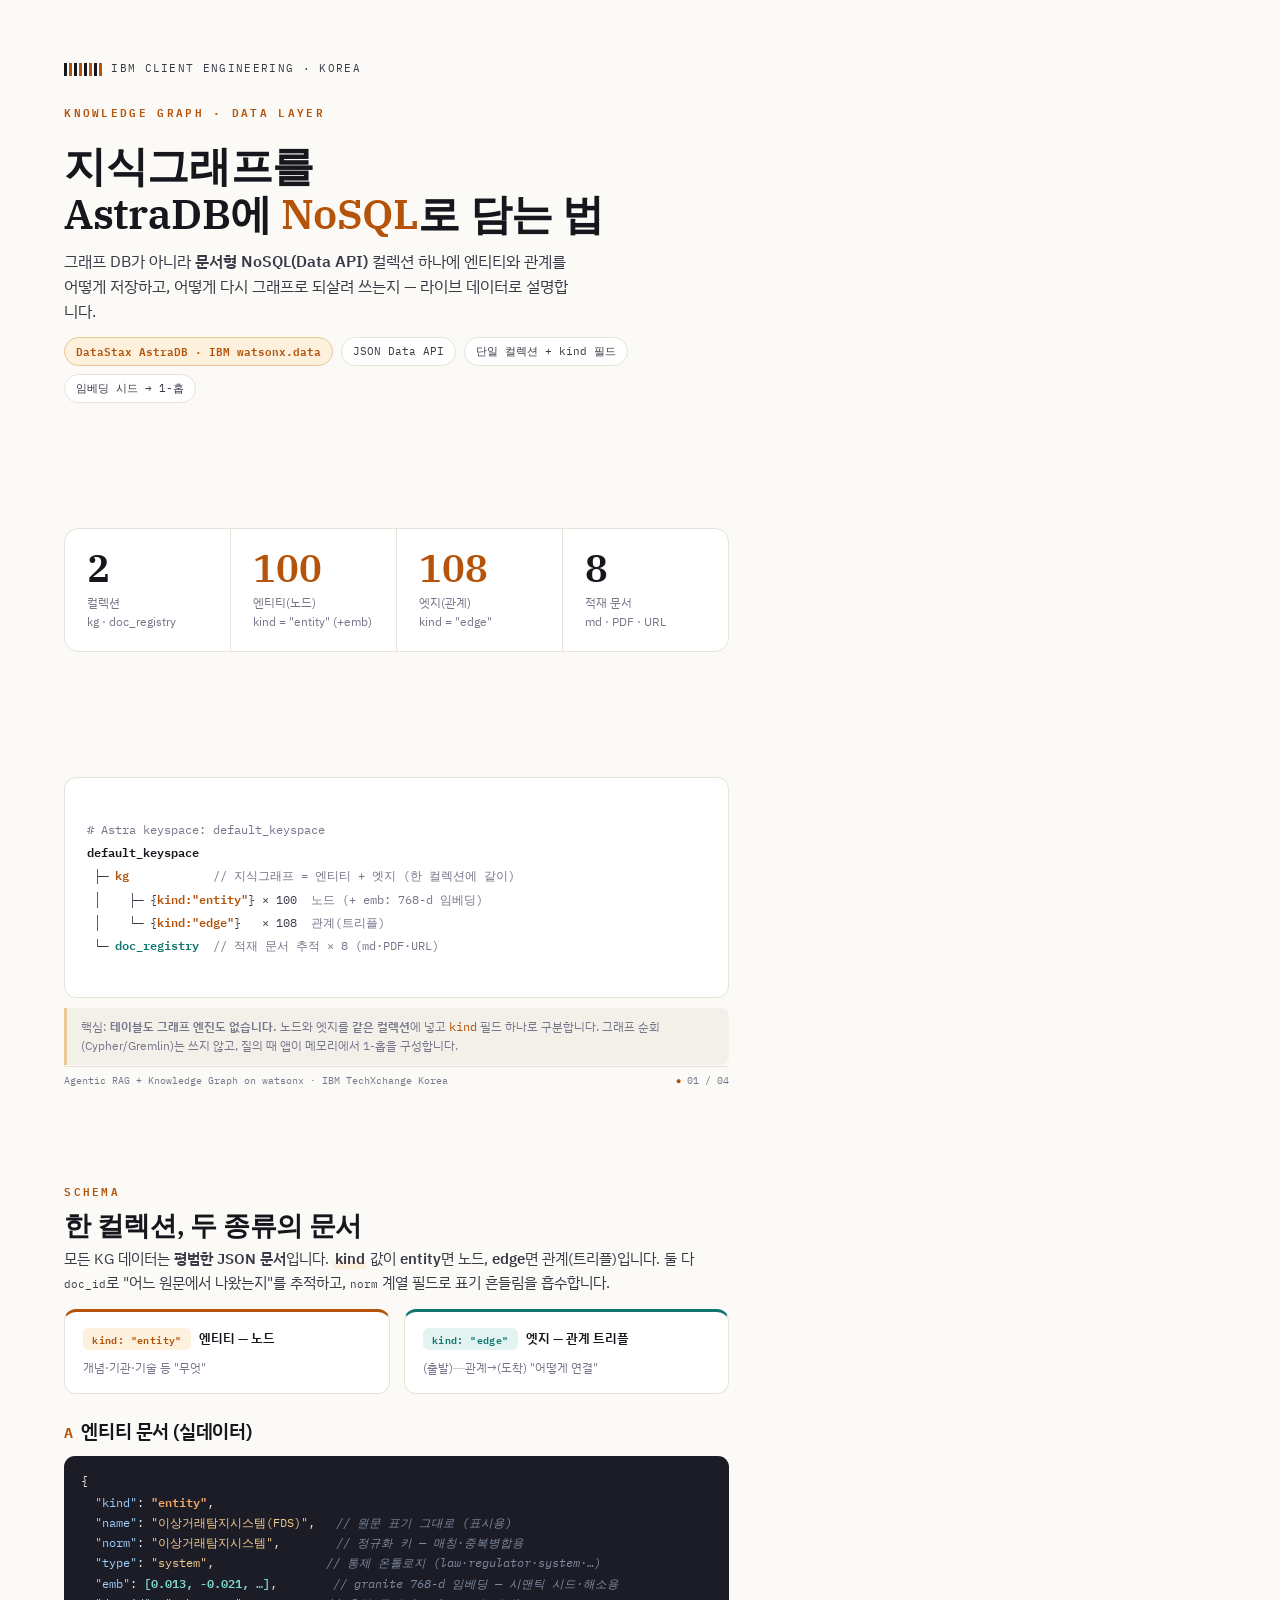
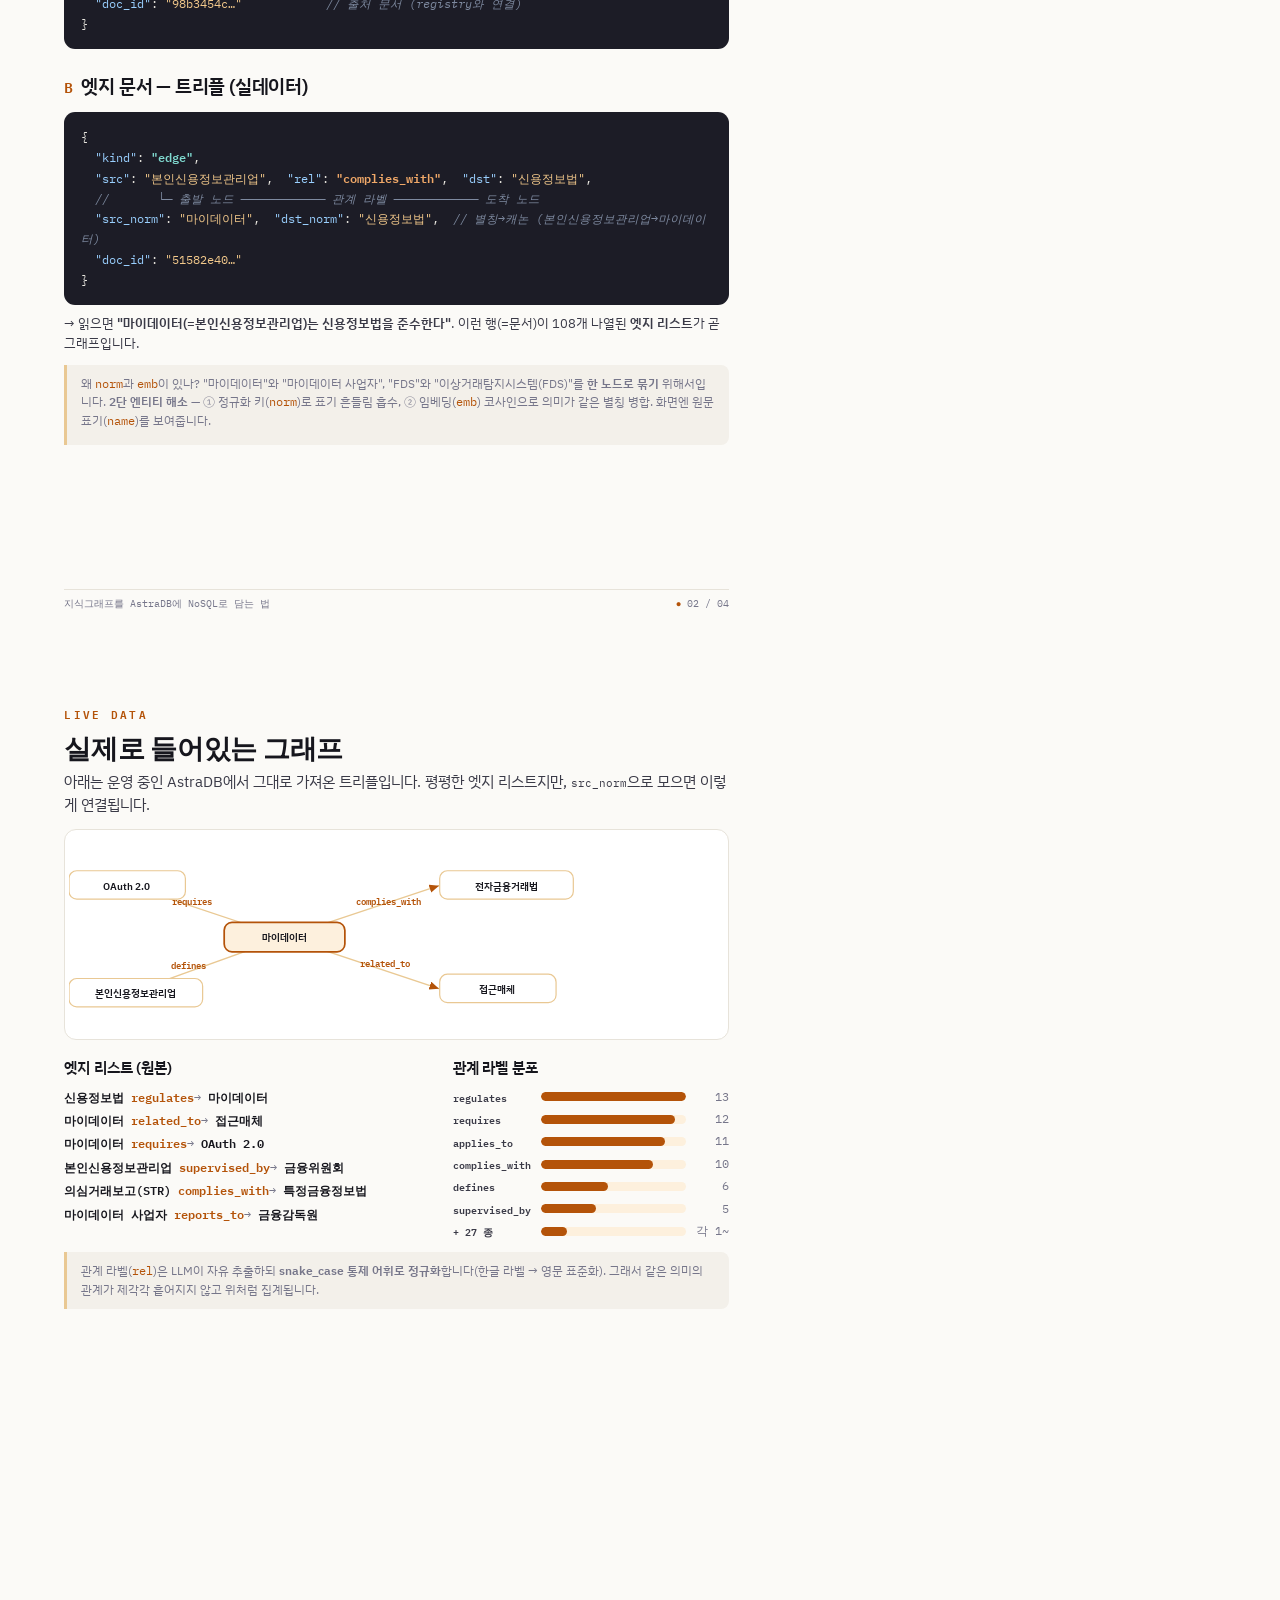
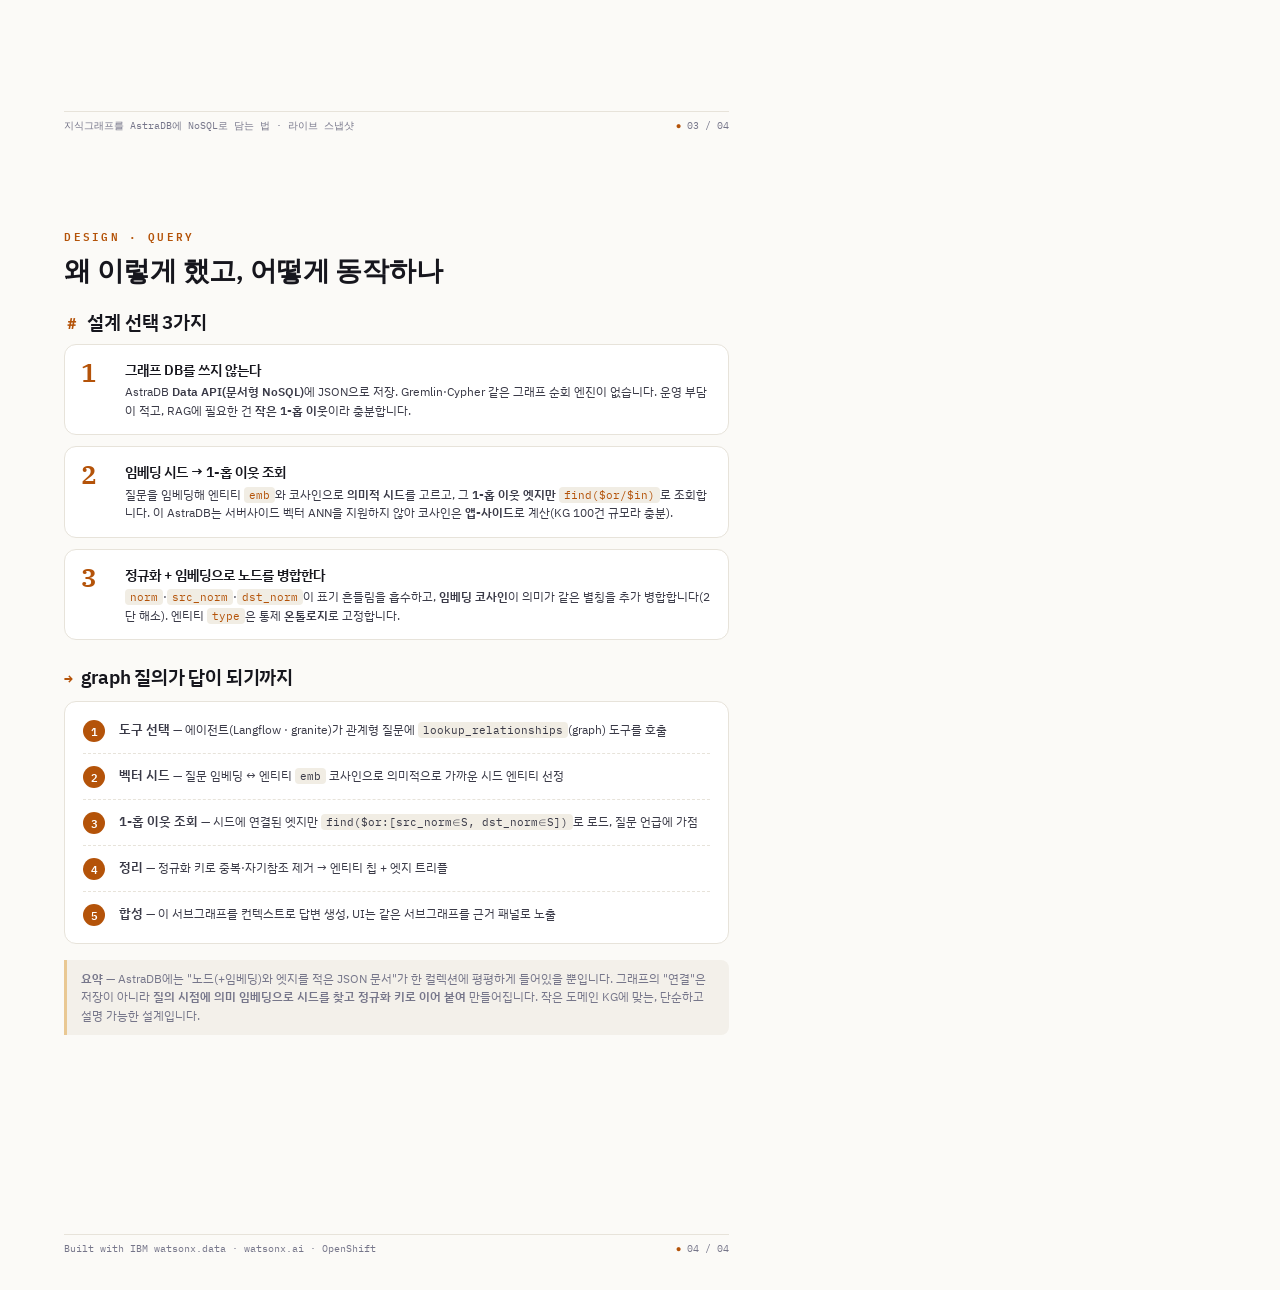
<file: docs/astradb-kg.html>
<!DOCTYPE html>
<html lang="ko">
<head>
<meta charset="UTF-8" />
<title>AstraDB에 지식그래프를 NoSQL로 담는 법</title>
<link rel="preconnect" href="https://fonts.googleapis.com" />
<link rel="preconnect" href="https://fonts.gstatic.com" crossorigin />
<link href="https://fonts.googleapis.com/css2?family=IBM+Plex+Sans+KR:wght@300;400;500;600;700&family=IBM+Plex+Sans:wght@300;400;500;600;700&family=IBM+Plex+Mono:wght@400;500;600&family=IBM+Plex+Serif:ital,wght@0,400;0,600;1,400&display=swap" rel="stylesheet" />
<style>
  :root{
    --ink:#16161d; --ink2:#3a3a47; --muted:#76768a;
    --paper:#fbfaf7; --card:#ffffff; --line:#e7e3da;
    --graph:#b45309; --graph-soft:#fdf0dd; --graph-line:#e9c893;
    --vector:#0f766e; --vector-soft:#e2f3f1;
    --sql:#6d28d9; --sql-soft:#efe9fb;
    --code-bg:#1c1c26; --code-ink:#e8e6df;
  }
  *{box-sizing:border-box;}
  html,body{margin:0;padding:0;}
  @page{size:A4; margin:0;}
  body{
    font-family:"IBM Plex Sans KR","IBM Plex Sans",sans-serif;
    color:var(--ink); background:var(--paper);
    font-size:13px; line-height:1.6; -webkit-font-smoothing:antialiased;
  }
  .page{
    width:210mm; height:297mm; padding:16mm 17mm 14mm;
    background:var(--paper); position:relative; page-break-after:always;
    overflow:hidden;
  }
  .page:last-child{page-break-after:auto;}

  /* ---------- shared bits ---------- */
  .kicker{font-family:"IBM Plex Mono",monospace; font-size:10.5px; letter-spacing:.22em;
    text-transform:uppercase; color:var(--graph); font-weight:600;}
  h1{font-family:"IBM Plex Serif",serif; font-weight:600; font-size:33px; line-height:1.15;
    margin:.35em 0 .25em; letter-spacing:-.01em;}
  h2{font-family:"IBM Plex Sans KR",sans-serif; font-weight:600; font-size:19px;
    margin:0 0 .2em; letter-spacing:-.01em;}
  h2 .num{font-family:"IBM Plex Mono",monospace; color:var(--graph); font-weight:600;
    font-size:15px; margin-right:.55em;}
  p{margin:.4em 0;}
  .lead{font-size:14.5px; color:var(--ink2); line-height:1.65;}
  b,strong{font-weight:600;}
  .hl{background:linear-gradient(transparent 60%, var(--graph-soft) 0); padding:0 .1em; font-weight:600;}
  .footer{position:absolute; bottom:9mm; left:17mm; right:17mm; display:flex;
    justify-content:space-between; align-items:center;
    font-family:"IBM Plex Mono",monospace; font-size:9.5px; color:var(--muted);
    border-top:1px solid var(--line); padding-top:6px;}
  .footer .dot{color:var(--graph);}

  /* ---------- cover ---------- */
  .cover{display:flex; flex-direction:column; min-height:262mm;}
  .cover .top{flex:0 0 auto;}
  .brand{display:flex; align-items:center; gap:9px; font-family:"IBM Plex Mono",monospace;
    font-size:11px; letter-spacing:.12em; color:var(--ink2); text-transform:uppercase;}
  .brand .bars{display:flex; gap:2px;}
  .brand .bars i{width:3px; height:13px; background:var(--ink); display:block;}
  .brand .bars i:nth-child(even){background:var(--graph);}
  .cover h1{font-size:42px; margin-top:.5em;}
  .cover .sub{font-size:15.5px; color:var(--ink2); max-width:135mm; line-height:1.6; margin-top:.4em;}
  .cover .mid{flex:1 1 auto; display:flex; align-items:center;}
  .tagrow{display:flex; gap:8px; margin-top:14px; flex-wrap:wrap;}
  .tag{font-family:"IBM Plex Mono",monospace; font-size:10.5px; padding:5px 11px; border-radius:999px;
    border:1px solid var(--line); background:var(--card); color:var(--ink2);}
  .tag.g{border-color:var(--graph-line); background:var(--graph-soft); color:var(--graph); font-weight:600;}

  /* big number stats on cover */
  .stats{display:flex; gap:0; border:1px solid var(--line); border-radius:14px;
    overflow:hidden; background:var(--card); width:100%;}
  .stats .s{flex:1; padding:20px 22px; border-right:1px solid var(--line);}
  .stats .s:last-child{border-right:none;}
  .stats .n{font-family:"IBM Plex Serif",serif; font-size:38px; font-weight:600; line-height:1; color:var(--ink);}
  .stats .n small{font-size:15px; color:var(--muted); font-weight:400;}
  .stats .l{font-size:11.5px; color:var(--muted); margin-top:7px;}
  .stats .s.g .n{color:var(--graph);}

  /* ---------- collection diagram ---------- */
  .tree{font-family:"IBM Plex Mono",monospace; font-size:12px; background:var(--card);
    border:1px solid var(--line); border-radius:12px; padding:16px 22px; line-height:1.95; color:var(--ink2);
    white-space:pre; overflow:hidden;}
  .tree .ks{color:var(--ink); font-weight:600;}
  .tree .c{color:var(--graph); font-weight:600;}
  .tree .cv{color:var(--vector); font-weight:600;}
  .tree .cm{color:var(--muted);}

  .twocol{display:grid; grid-template-columns:1fr 1fr; gap:14px; margin-top:14px;}
  .card{background:var(--card); border:1px solid var(--line); border-radius:12px; padding:16px 18px;}
  .card.kind-e{border-top:3px solid var(--graph);}
  .card.kind-r{border-top:3px solid var(--vector);}
  .card .ct{display:flex; align-items:center; gap:8px; margin-bottom:8px;}
  .pill{font-family:"IBM Plex Mono",monospace; font-size:10px; font-weight:600; padding:3px 9px;
    border-radius:6px; letter-spacing:.04em;}
  .pill.e{background:var(--graph-soft); color:var(--graph);}
  .pill.r{background:var(--vector-soft); color:var(--vector);}
  .card .cd{font-size:12px; color:var(--muted);}

  /* ---------- code ---------- */
  pre{background:var(--code-bg); color:var(--code-ink); border-radius:11px; padding:15px 17px;
    font-family:"IBM Plex Mono",monospace; font-size:11.5px; line-height:1.75; margin:10px 0 4px;
    overflow:hidden; white-space:pre-wrap;}
  pre .k{color:#9ad0ff;}          /* key */
  pre .s{color:#f3c98b;}          /* string */
  pre .c{color:#7e8aa0; font-style:italic;}  /* comment */
  pre .e{color:#f0a868; font-weight:600;}     /* emphasis value (graph) */
  pre .v{color:#7fd9cf; font-weight:600;}     /* emphasis value (vector) */

  /* ---------- graph svg block ---------- */
  .graphwrap{background:var(--card); border:1px solid var(--line); border-radius:12px; padding:8px 4px 2px;}
  .triples{font-family:"IBM Plex Mono",monospace; font-size:11.5px; line-height:1.95; color:var(--ink2);}
  .triples .src{color:var(--ink); font-weight:600;}
  .triples .rel{color:var(--graph); font-weight:600;}
  .triples .dst{color:var(--ink); font-weight:600;}
  .triples .arw{color:var(--muted);}

  /* rel distribution bars */
  .bars2{display:grid; grid-template-columns:auto 1fr auto; gap:4px 10px; align-items:center;
    font-size:11.5px;}
  .bars2 .rl{font-family:"IBM Plex Mono",monospace; color:var(--ink2); white-space:nowrap;}
  .bars2 .bk{height:9px; background:var(--graph-soft); border-radius:5px; overflow:hidden;}
  .bars2 .bk i{display:block; height:100%; background:var(--graph); border-radius:5px;}
  .bars2 .vn{font-family:"IBM Plex Mono",monospace; color:var(--muted); text-align:right;}

  /* why-design list */
  .why{display:flex; flex-direction:column; gap:11px; margin-top:6px;}
  .why .w{display:flex; gap:14px; background:var(--card); border:1px solid var(--line);
    border-radius:12px; padding:14px 16px;}
  .why .wn{font-family:"IBM Plex Serif",serif; font-size:26px; font-weight:600; color:var(--graph);
    line-height:1; flex:0 0 auto; width:30px;}
  .why .wt{font-weight:600; font-size:14px; margin-bottom:2px;}
  .why .wd{font-size:12px; color:var(--ink2); line-height:1.55;}
  .why code{font-family:"IBM Plex Mono",monospace; font-size:11px; background:#f1ede4;
    padding:1px 5px; border-radius:4px; color:var(--graph);}

  /* flow steps */
  .flow{display:flex; flex-direction:column; gap:0; margin-top:8px;
    background:var(--card); border:1px solid var(--line); border-radius:12px; padding:6px 18px;}
  .flow .st{display:flex; gap:14px; padding:11px 0; border-bottom:1px dashed var(--line); align-items:flex-start;}
  .flow .st:last-child{border-bottom:none;}
  .flow .si{font-family:"IBM Plex Mono",monospace; font-size:11px; font-weight:600; color:#fff;
    background:var(--graph); width:22px; height:22px; border-radius:50%; display:flex;
    align-items:center; justify-content:center; flex:0 0 auto; margin-top:1px;}
  .flow .sx b{font-size:13px;} .flow .sx{font-size:12px; color:var(--ink2);}
  .flow code{font-family:"IBM Plex Mono",monospace; font-size:11px; background:#f1ede4; padding:1px 5px;
    border-radius:4px; color:var(--ink2);}

  .note{font-size:11.5px; color:var(--muted); background:#f3f0ea; border-left:3px solid var(--graph-line);
    padding:10px 14px; border-radius:0 8px 8px 0; margin-top:12px; line-height:1.6;}
  .sec{margin-top:22px;}
  .sec:first-of-type{margin-top:0;}
</style>
</head>
<body>

<!-- ===================== PAGE 1 — COVER ===================== -->
<section class="page cover">
  <div class="top">
    <div class="brand">
      <span class="bars"><i></i><i></i><i></i><i></i><i></i><i></i><i></i><i></i></span>
      IBM Client Engineering · Korea
    </div>
    <div class="kicker" style="margin-top:26px;">Knowledge Graph · Data Layer</div>
    <h1>지식그래프를<br/>AstraDB에 <span style="color:var(--graph);">NoSQL</span>로 담는 법</h1>
    <p class="sub">그래프 DB가 아니라 <b>문서형 NoSQL(Data API)</b> 컬렉션 하나에
      엔티티와 관계를 어떻게 저장하고, 어떻게 다시 그래프로 되살려 쓰는지 —
      라이브 데이터로 설명합니다.</p>
    <div class="tagrow">
      <span class="tag g">DataStax AstraDB · IBM watsonx.data</span>
      <span class="tag">JSON Data API</span>
      <span class="tag">단일 컬렉션 + kind 필드</span>
      <span class="tag">임베딩 시드 → 1-홉</span>
    </div>
  </div>

  <div class="mid">
    <div class="stats">
      <div class="s"><div class="n">2</div><div class="l">컬렉션<br/>kg · doc_registry</div></div>
      <div class="s g"><div class="n">100</div><div class="l">엔티티(노드)<br/>kind = "entity" (+emb)</div></div>
      <div class="s g"><div class="n">108</div><div class="l">엣지(관계)<br/>kind = "edge"</div></div>
      <div class="s"><div class="n">8</div><div class="l">적재 문서<br/>md · PDF · URL</div></div>
    </div>
  </div>

  <div style="flex:0 0 auto;">
    <div class="tree">
<span class="cm"># Astra keyspace: default_keyspace</span>
<span class="ks">default_keyspace</span>
 ├─ <span class="c">kg</span>            <span class="cm">// 지식그래프 = 엔티티 + 엣지 (한 컬렉션에 같이)</span>
 │    ├─ {<span class="c">kind:"entity"</span>} × 100  <span class="cm">노드 (+ emb: 768-d 임베딩)</span>
 │    └─ {<span class="c">kind:"edge"</span>}   × 108  <span class="cm">관계(트리플)</span>
 └─ <span class="cv">doc_registry</span>  <span class="cm">// 적재 문서 추적 × 8 (md·PDF·URL)</span>
    </div>
    <p class="note" style="margin-top:10px;">핵심: <b>테이블도 그래프 엔진도 없습니다.</b>
      노드와 엣지를 <b>같은 컬렉션</b>에 넣고 <code style="font-family:'IBM Plex Mono';color:var(--graph)">kind</code>
      필드 하나로 구분합니다. 그래프 순회(Cypher/Gremlin)는 쓰지 않고, 질의 때 앱이 메모리에서 1-홉을 구성합니다.</p>
  </div>

  <div class="footer">
    <span>Agentic RAG + Knowledge Graph on watsonx · IBM TechXchange Korea</span>
    <span><span class="dot">●</span> 01 / 04</span>
  </div>
</section>

<!-- ===================== PAGE 2 — SCHEMA ===================== -->
<section class="page">
  <div class="kicker">Schema</div>
  <h1 style="font-size:27px;">한 컬렉션, 두 종류의 문서</h1>
  <p class="lead">모든 KG 데이터는 <b>평범한 JSON 문서</b>입니다. <span class="hl">kind</span> 값이
    <b>entity</b>면 노드, <b>edge</b>면 관계(트리플)입니다. 둘 다 <code style="font-family:'IBM Plex Mono';font-size:11px">doc_id</code>로
    "어느 원문에서 나왔는지"를 추적하고, <code style="font-family:'IBM Plex Mono';font-size:11px">norm</code> 계열 필드로 표기 흔들림을 흡수합니다.</p>

  <div class="twocol">
    <div class="card kind-e">
      <div class="ct"><span class="pill e">kind: "entity"</span><b>엔티티 — 노드</b></div>
      <div class="cd">개념·기관·기술 등 "무엇"</div>
    </div>
    <div class="card kind-r">
      <div class="ct"><span class="pill r">kind: "edge"</span><b>엣지 — 관계 트리플</b></div>
      <div class="cd">(출발)─관계→(도착) "어떻게 연결"</div>
    </div>
  </div>

  <div class="sec">
    <h2><span class="num">A</span>엔티티 문서 (실데이터)</h2>
<pre>{
  <span class="k">"kind"</span>: <span class="e">"entity"</span>,
  <span class="k">"name"</span>: <span class="s">"이상거래탐지시스템(FDS)"</span>,   <span class="c">// 원문 표기 그대로 (표시용)</span>
  <span class="k">"norm"</span>: <span class="s">"이상거래탐지시스템"</span>,        <span class="c">// 정규화 키 — 매칭·중복병합용</span>
  <span class="k">"type"</span>: <span class="s">"system"</span>,                <span class="c">// 통제 온톨로지 (law·regulator·system·…)</span>
  <span class="k">"emb"</span>: <span class="v">[0.013, -0.021, …]</span>,        <span class="c">// granite 768-d 임베딩 — 시맨틱 시드·해소용</span>
  <span class="k">"doc_id"</span>: <span class="s">"98b3454c…"</span>            <span class="c">// 출처 문서 (registry와 연결)</span>
}</pre>
  </div>

  <div class="sec">
    <h2><span class="num">B</span>엣지 문서 — 트리플 (실데이터)</h2>
<pre>{
  <span class="k">"kind"</span>: <span class="v">"edge"</span>,
  <span class="k">"src"</span>: <span class="s">"본인신용정보관리업"</span>,  <span class="k">"rel"</span>: <span class="e">"complies_with"</span>,  <span class="k">"dst"</span>: <span class="s">"신용정보법"</span>,
  <span class="c">//       └─ 출발 노드 ──────────── 관계 라벨 ──────────── 도착 노드</span>
  <span class="k">"src_norm"</span>: <span class="s">"마이데이터"</span>,  <span class="k">"dst_norm"</span>: <span class="s">"신용정보법"</span>,  <span class="c">// 별칭→캐논 (본인신용정보관리업→마이데이터)</span>
  <span class="k">"doc_id"</span>: <span class="s">"51582e40…"</span>
}</pre>
    <p style="margin-top:8px;font-size:12.5px;color:var(--ink2);">→ 읽으면
      <b>"마이데이터(=본인신용정보관리업)는 신용정보법을 준수한다"</b>. 이런 행(=문서)이 108개 나열된
      <b>엣지 리스트</b>가 곧 그래프입니다.</p>
  </div>

  <div class="note">왜 <code style="font-family:'IBM Plex Mono';color:var(--graph)">norm</code>과 <code style="font-family:'IBM Plex Mono';color:var(--graph)">emb</code>이 있나?
    "마이데이터"와 "마이데이터 사업자", "FDS"와 "이상거래탐지시스템(FDS)"를 <b>한 노드로 묶기</b> 위해서입니다.
    <b>2단 엔티티 해소</b> — ① 정규화 키(<code style="font-family:'IBM Plex Mono';color:var(--graph)">norm</code>)로 표기 흔들림 흡수, ② 임베딩(<code style="font-family:'IBM Plex Mono';color:var(--graph)">emb</code>) 코사인으로 의미가 같은 별칭 병합. 화면엔 원문 표기(<code style="font-family:'IBM Plex Mono';color:var(--graph)">name</code>)를 보여줍니다.</p>

  <div class="footer">
    <span>지식그래프를 AstraDB에 NoSQL로 담는 법</span>
    <span><span class="dot">●</span> 02 / 04</span>
  </div>
</section>

<!-- ===================== PAGE 3 — LIVE DATA ===================== -->
<section class="page">
  <div class="kicker">Live Data</div>
  <h1 style="font-size:27px;">실제로 들어있는 그래프</h1>
  <p class="lead">아래는 운영 중인 AstraDB에서 그대로 가져온 트리플입니다.
    평평한 엣지 리스트지만, <code style="font-family:'IBM Plex Mono';font-size:11px">src_norm</code>으로 모으면 이렇게 연결됩니다.</p>

  <div class="graphwrap" style="margin-top:12px;">
    <svg viewBox="0 0 760 230" width="100%" style="display:block;">
      <defs>
        <marker id="ar" markerWidth="9" markerHeight="9" refX="7.5" refY="3" orient="auto">
          <path d="M0,0 L7,3 L0,6 Z" fill="#b45309"/>
        </marker>
        <style>
          .edge{stroke:#e9c893; stroke-width:1.6; fill:none; marker-end:url(#ar);}
          .rl{font-family:'IBM Plex Mono',monospace; font-size:10px; fill:#b45309; font-weight:600;}
          .nd text{font-family:'IBM Plex Sans KR',sans-serif; font-size:11.5px; font-weight:600; fill:#16161d;}
          .nd rect{fill:#fff; stroke:#e9c893; stroke-width:1.4;}
          .hub rect{fill:#fdf0dd; stroke:#b45309; stroke-width:2;}
        </style>
      </defs>
      <!-- edges -->
      <path class="edge" d="M250,115 L430,55"/>
      <path class="edge" d="M250,115 L430,175"/>
      <path class="edge" d="M250,115 L70,55"/>
      <path class="edge" d="M250,115 L70,180"/>
      <!-- edge labels (all outgoing from hub) -->
      <text class="rl" x="333" y="78">complies_with</text>
      <text class="rl" x="338" y="150">related_to</text>
      <text class="rl" x="120" y="78">requires</text>
      <text class="rl" x="118" y="152">defines</text>
      <!-- hub -->
      <g class="nd hub"><rect x="180" y="98" width="140" height="34" rx="9"/>
        <text x="250" y="120" text-anchor="middle">마이데이터</text></g>
      <!-- right nodes -->
      <g class="nd"><rect x="430" y="38" width="155" height="33" rx="9"/>
        <text x="507" y="60" text-anchor="middle">전자금융거래법</text></g>
      <g class="nd"><rect x="430" y="158" width="135" height="33" rx="9"/>
        <text x="497" y="180" text-anchor="middle">접근매체</text></g>
      <!-- left nodes -->
      <g class="nd"><rect x="0" y="38" width="135" height="33" rx="9"/>
        <text x="67" y="60" text-anchor="middle">OAuth 2.0</text></g>
      <g class="nd"><rect x="0" y="163" width="155" height="33" rx="9"/>
        <text x="77" y="185" text-anchor="middle">본인신용정보관리업</text></g>
    </svg>
  </div>

  <div class="twocol" style="grid-template-columns:1.15fr .85fr; margin-top:16px;">
    <div>
      <h2 style="font-size:15px;">엣지 리스트 (원본)</h2>
      <div class="triples" style="margin-top:6px;">
        <div><span class="src">신용정보법</span> <span class="rel">regulates</span><span class="arw">→</span> <span class="dst">마이데이터</span></div>
        <div><span class="src">마이데이터</span> <span class="rel">related_to</span><span class="arw">→</span> <span class="dst">접근매체</span></div>
        <div><span class="src">마이데이터</span> <span class="rel">requires</span><span class="arw">→</span> <span class="dst">OAuth 2.0</span></div>
        <div><span class="src">본인신용정보관리업</span> <span class="rel">supervised_by</span><span class="arw">→</span> <span class="dst">금융위원회</span></div>
        <div><span class="src">의심거래보고(STR)</span> <span class="rel">complies_with</span><span class="arw">→</span> <span class="dst">특정금융정보법</span></div>
        <div><span class="src">마이데이터 사업자</span> <span class="rel">reports_to</span><span class="arw">→</span> <span class="dst">금융감독원</span></div>
      </div>
    </div>
    <div>
      <h2 style="font-size:15px;">관계 라벨 분포</h2>
      <div class="bars2" style="margin-top:8px;">
        <span class="rl">regulates</span><span class="bk"><i style="width:100%"></i></span><span class="vn">13</span>
        <span class="rl">requires</span><span class="bk"><i style="width:92%"></i></span><span class="vn">12</span>
        <span class="rl">applies_to</span><span class="bk"><i style="width:85%"></i></span><span class="vn">11</span>
        <span class="rl">complies_with</span><span class="bk"><i style="width:77%"></i></span><span class="vn">10</span>
        <span class="rl">defines</span><span class="bk"><i style="width:46%"></i></span><span class="vn">6</span>
        <span class="rl">supervised_by</span><span class="bk"><i style="width:38%"></i></span><span class="vn">5</span>
        <span class="rl">+ 27 종</span><span class="bk"><i style="width:18%"></i></span><span class="vn">각 1~</span>
      </div>
    </div>
  </div>

  <p class="note">관계 라벨(<code style="font-family:'IBM Plex Mono';color:var(--graph)">rel</code>)은
    LLM이 자유 추출하되 <b>snake_case 통제 어휘로 정규화</b>합니다(한글 라벨 → 영문 표준화).
    그래서 같은 의미의 관계가 제각각 흩어지지 않고 위처럼 집계됩니다.</p>

  <div class="footer">
    <span>지식그래프를 AstraDB에 NoSQL로 담는 법 · 라이브 스냅샷</span>
    <span><span class="dot">●</span> 03 / 04</span>
  </div>
</section>

<!-- ===================== PAGE 4 — WHY + HOW ===================== -->
<section class="page">
  <div class="kicker">Design · Query</div>
  <h1 style="font-size:27px;">왜 이렇게 했고, 어떻게 동작하나</h1>

  <div class="sec">
    <h2><span class="num">＃</span>설계 선택 3가지</h2>
    <div class="why">
      <div class="w"><div class="wn">1</div><div>
        <div class="wt">그래프 DB를 쓰지 않는다</div>
        <div class="wd">AstraDB <b>Data API(문서형 NoSQL)</b>에 JSON으로 저장. Gremlin·Cypher 같은
          그래프 순회 엔진이 없습니다. 운영 부담이 적고, RAG에 필요한 건 <b>작은 1-홉 이웃</b>이라 충분합니다.</div>
      </div></div>
      <div class="w"><div class="wn">2</div><div>
        <div class="wt">임베딩 시드 → 1-홉 이웃 조회</div>
        <div class="wd">질문을 임베딩해 엔티티 <code>emb</code>와 코사인으로 <b>의미적 시드</b>를 고르고,
          그 <b>1-홉 이웃 엣지만</b> <code>find($or/$in)</code>로 조회합니다. 이 AstraDB는 서버사이드
          벡터 ANN을 지원하지 않아 코사인은 <b>앱-사이드</b>로 계산(KG 100건 규모라 충분).</div>
      </div></div>
      <div class="w"><div class="wn">3</div><div>
        <div class="wt">정규화 + 임베딩으로 노드를 병합한다</div>
        <div class="wd"><code>norm</code>·<code>src_norm</code>·<code>dst_norm</code>이 표기 흔들림을 흡수하고,
          <b>임베딩 코사인</b>이 의미가 같은 별칭을 추가 병합합니다(2단 해소).
          엔티티 <code>type</code>은 통제 <b>온톨로지</b>로 고정합니다.</div>
      </div></div>
    </div>
  </div>

  <div class="sec">
    <h2><span class="num">→</span>graph 질의가 답이 되기까지</h2>
    <div class="flow">
      <div class="st"><span class="si">1</span><span class="sx"><b>도구 선택</b> — 에이전트(Langflow · granite)가 관계형 질문에 <code>lookup_relationships</code>(graph) 도구를 호출</span></div>
      <div class="st"><span class="si">2</span><span class="sx"><b>벡터 시드</b> — 질문 임베딩 ↔ 엔티티 <code>emb</code> 코사인으로 의미적으로 가까운 시드 엔티티 선정</span></div>
      <div class="st"><span class="si">3</span><span class="sx"><b>1-홉 이웃 조회</b> — 시드에 연결된 엣지만 <code>find($or:[src_norm∈S, dst_norm∈S])</code>로 로드, 질문 언급에 가점</span></div>
      <div class="st"><span class="si">4</span><span class="sx"><b>정리</b> — 정규화 키로 중복·자기참조 제거 → 엔티티 칩 + 엣지 트리플</span></div>
      <div class="st"><span class="si">5</span><span class="sx"><b>합성</b> — 이 서브그래프를 컨텍스트로 답변 생성, UI는 같은 서브그래프를 근거 패널로 노출</span></div>
    </div>
  </div>

  <p class="note" style="margin-top:16px;">
    <b>요약</b> — AstraDB에는 "노드(+임베딩)와 엣지를 적은 JSON 문서"가 한 컬렉션에 평평하게 들어있을 뿐입니다.
    그래프의 "연결"은 저장이 아니라 <b>질의 시점에 의미 임베딩으로 시드를 찾고 정규화 키로 이어 붙여</b> 만들어집니다.
    작은 도메인 KG에 맞는, 단순하고 설명 가능한 설계입니다.</p>

  <div class="footer">
    <span>Built with IBM watsonx.data · watsonx.ai · OpenShift</span>
    <span><span class="dot">●</span> 04 / 04</span>
  </div>
</section>

</body>
</html>
</file>
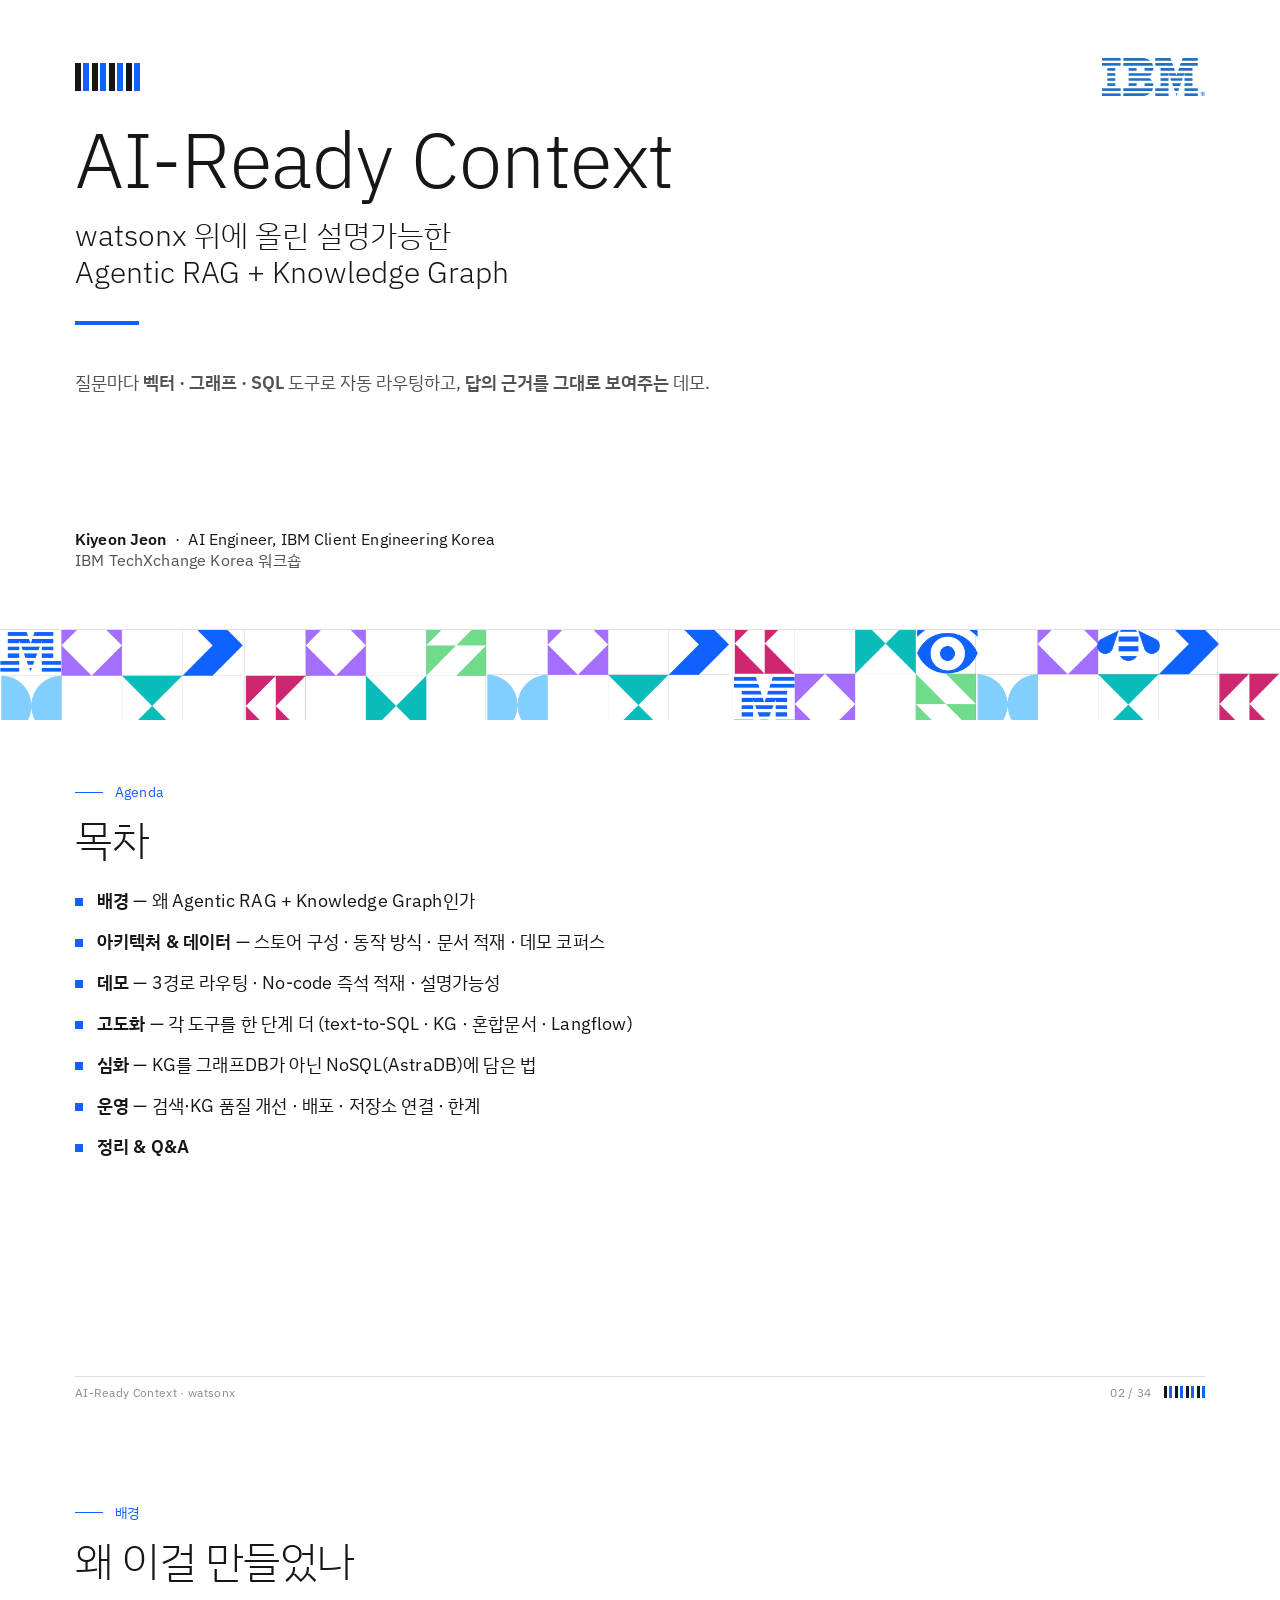
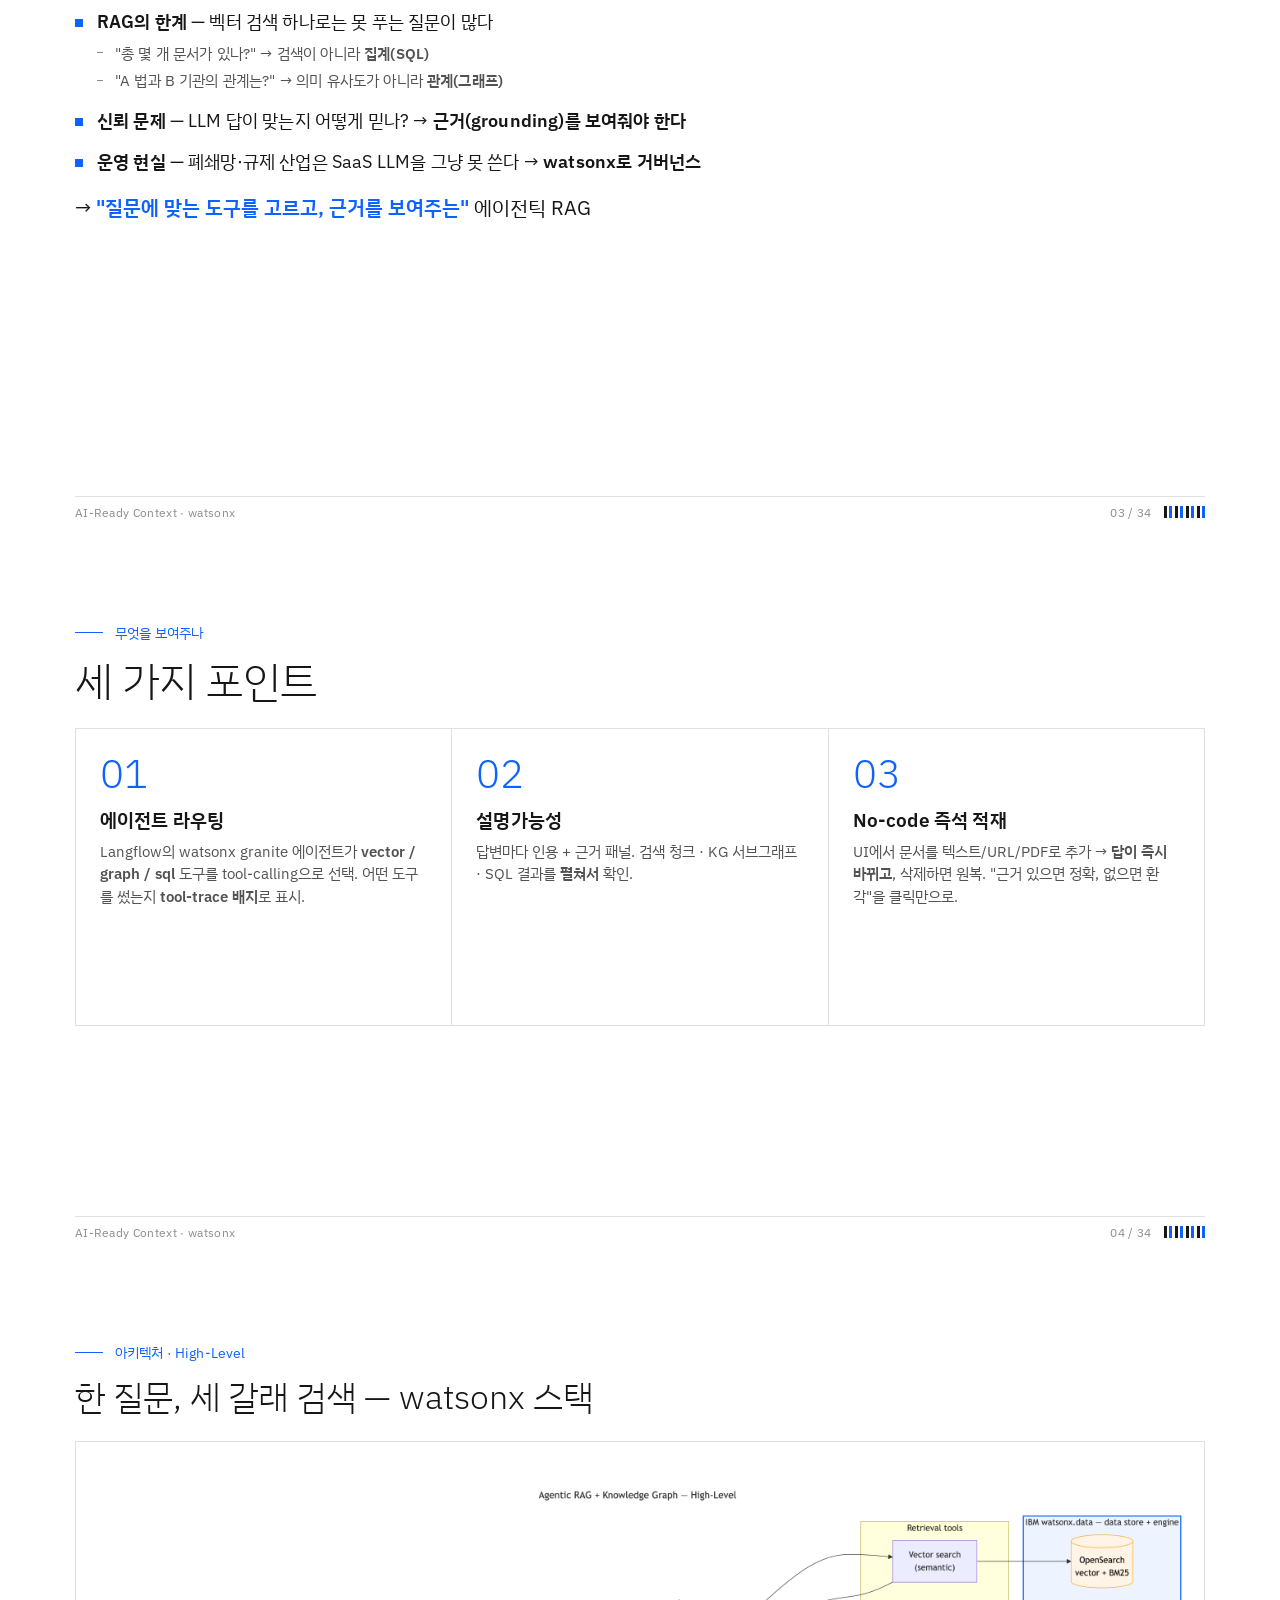
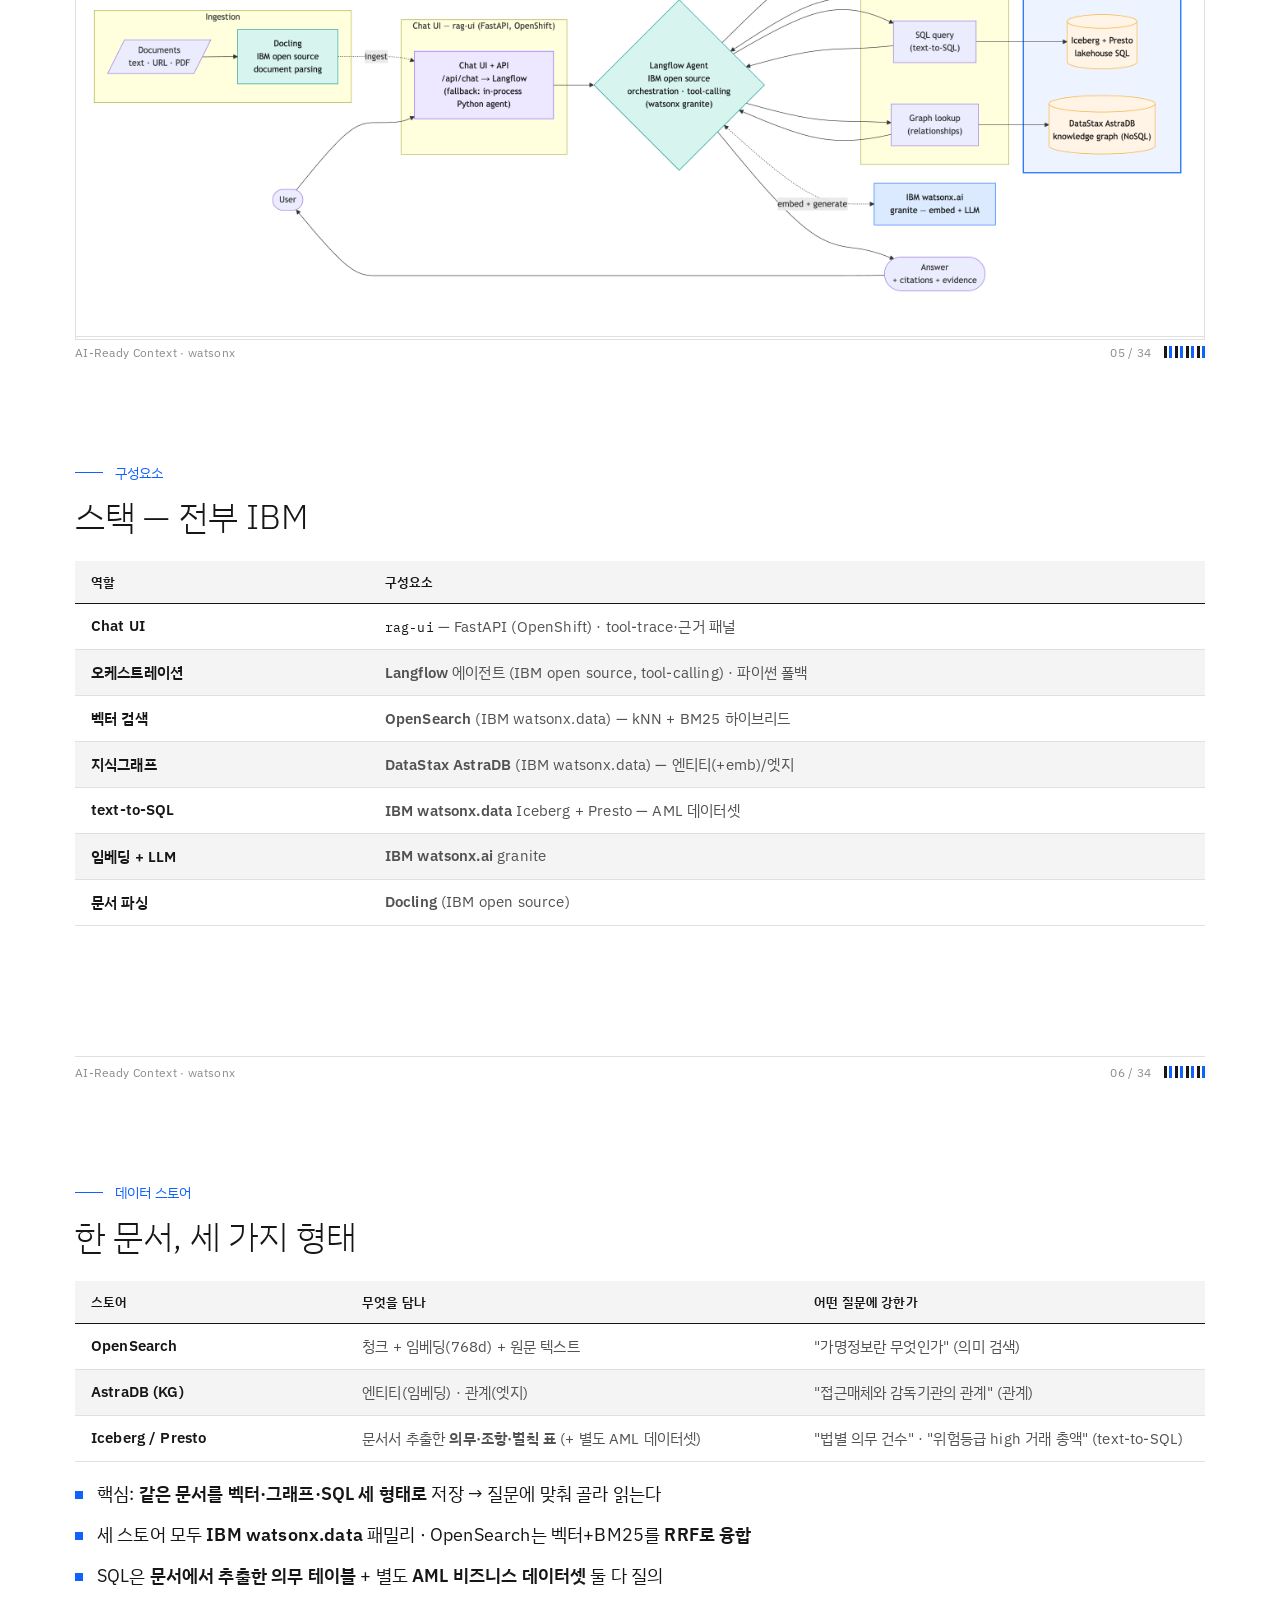
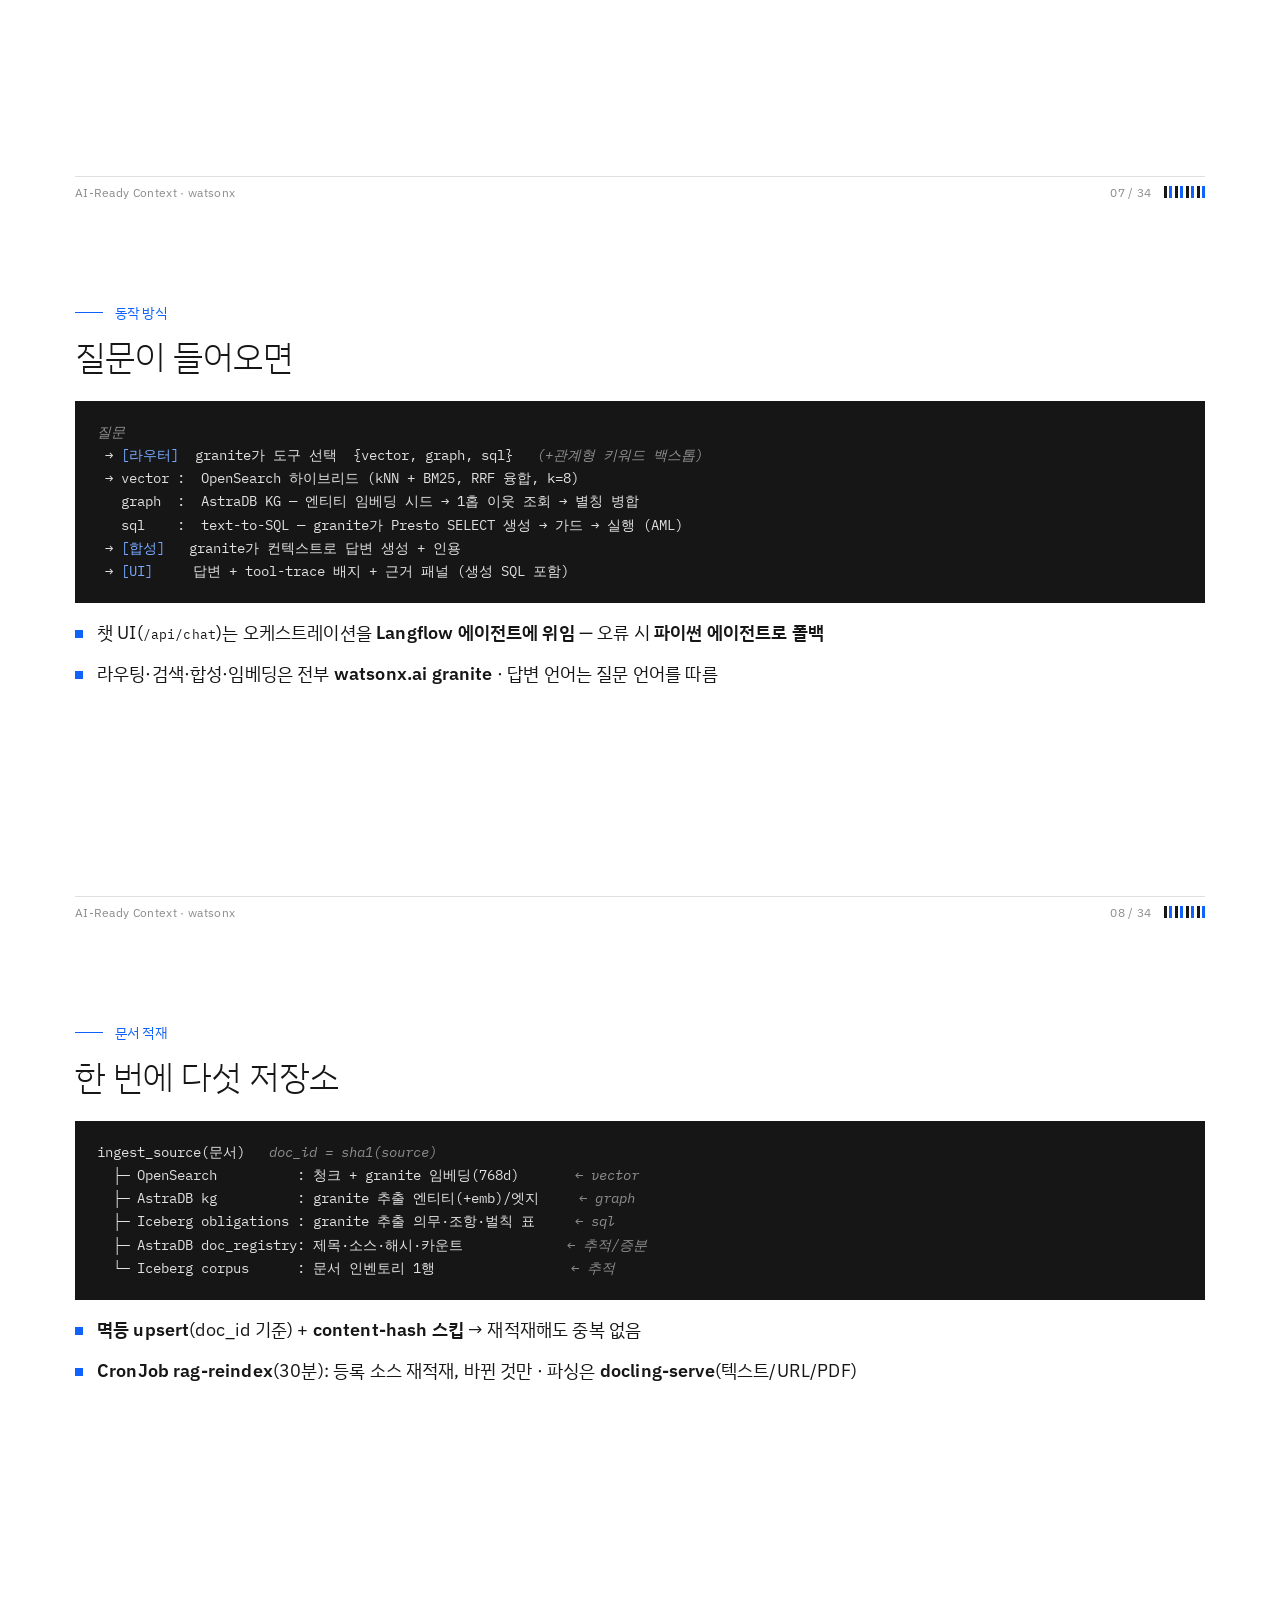
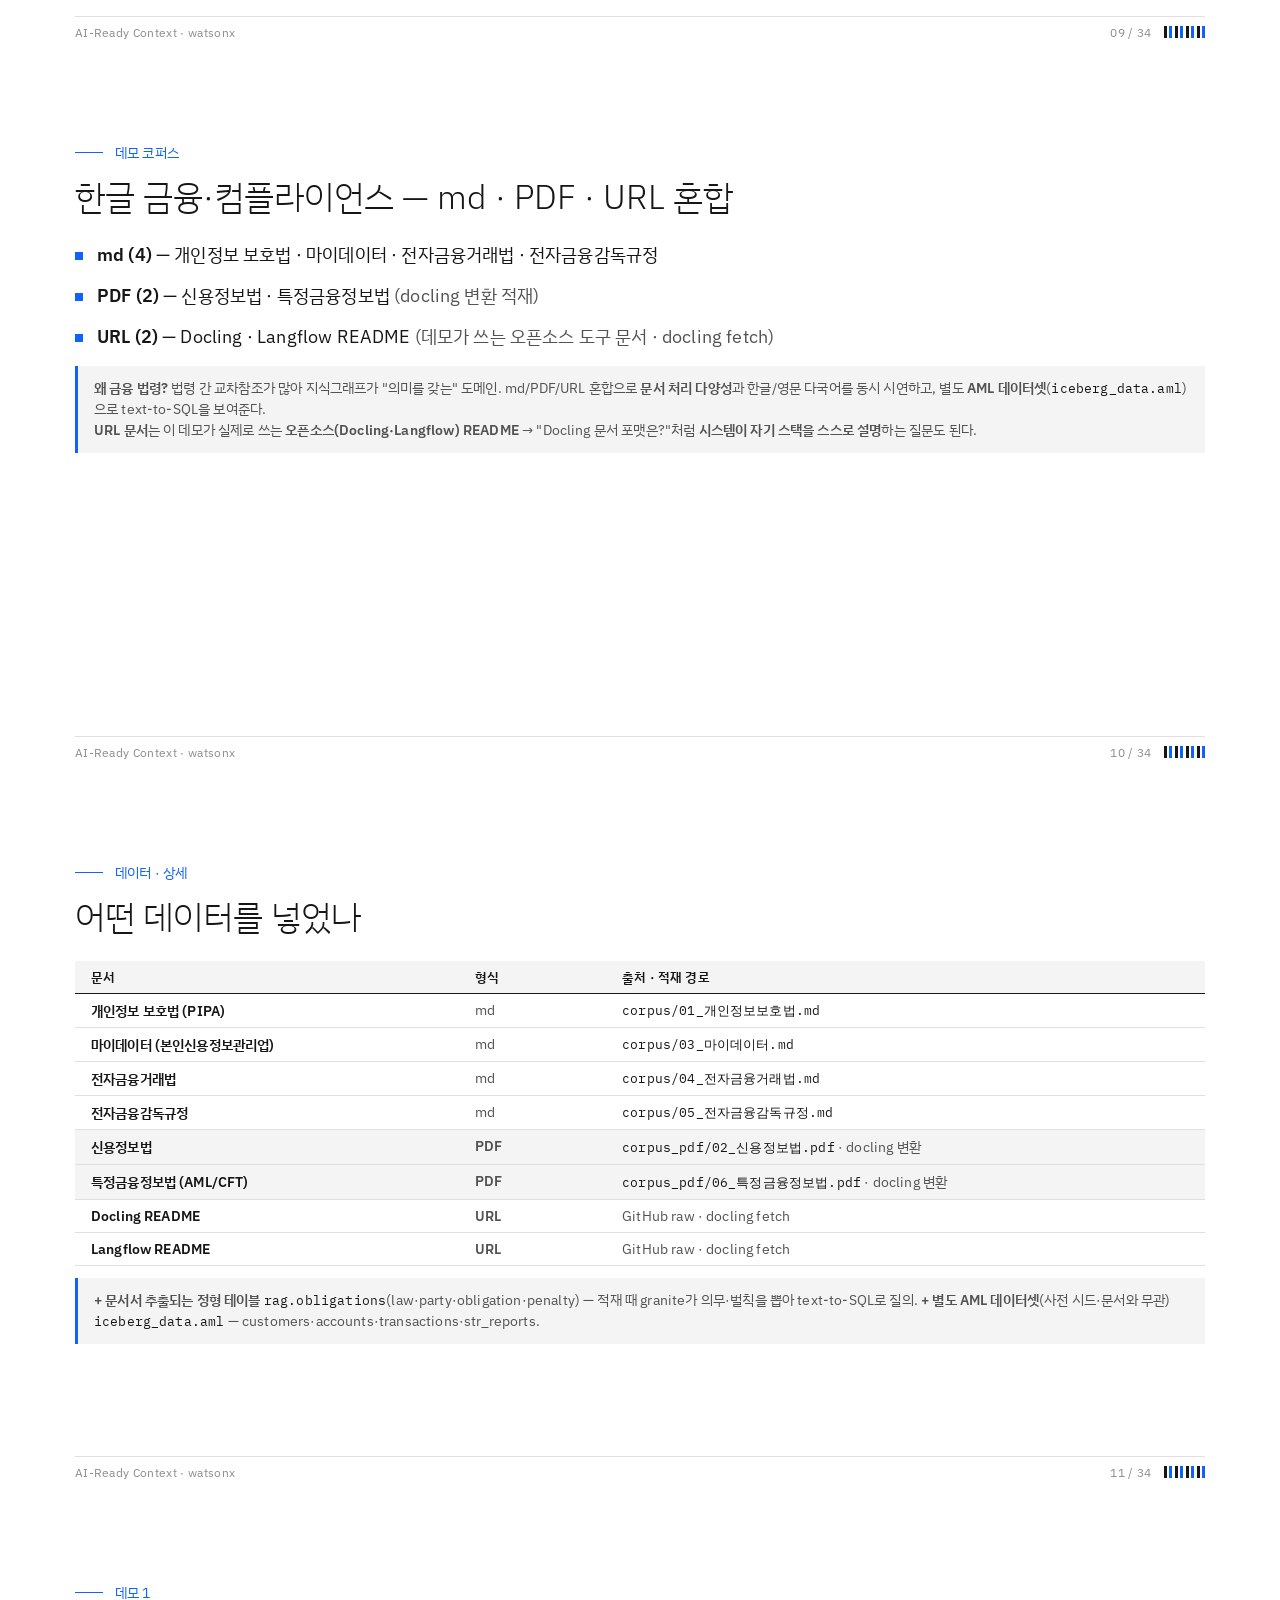
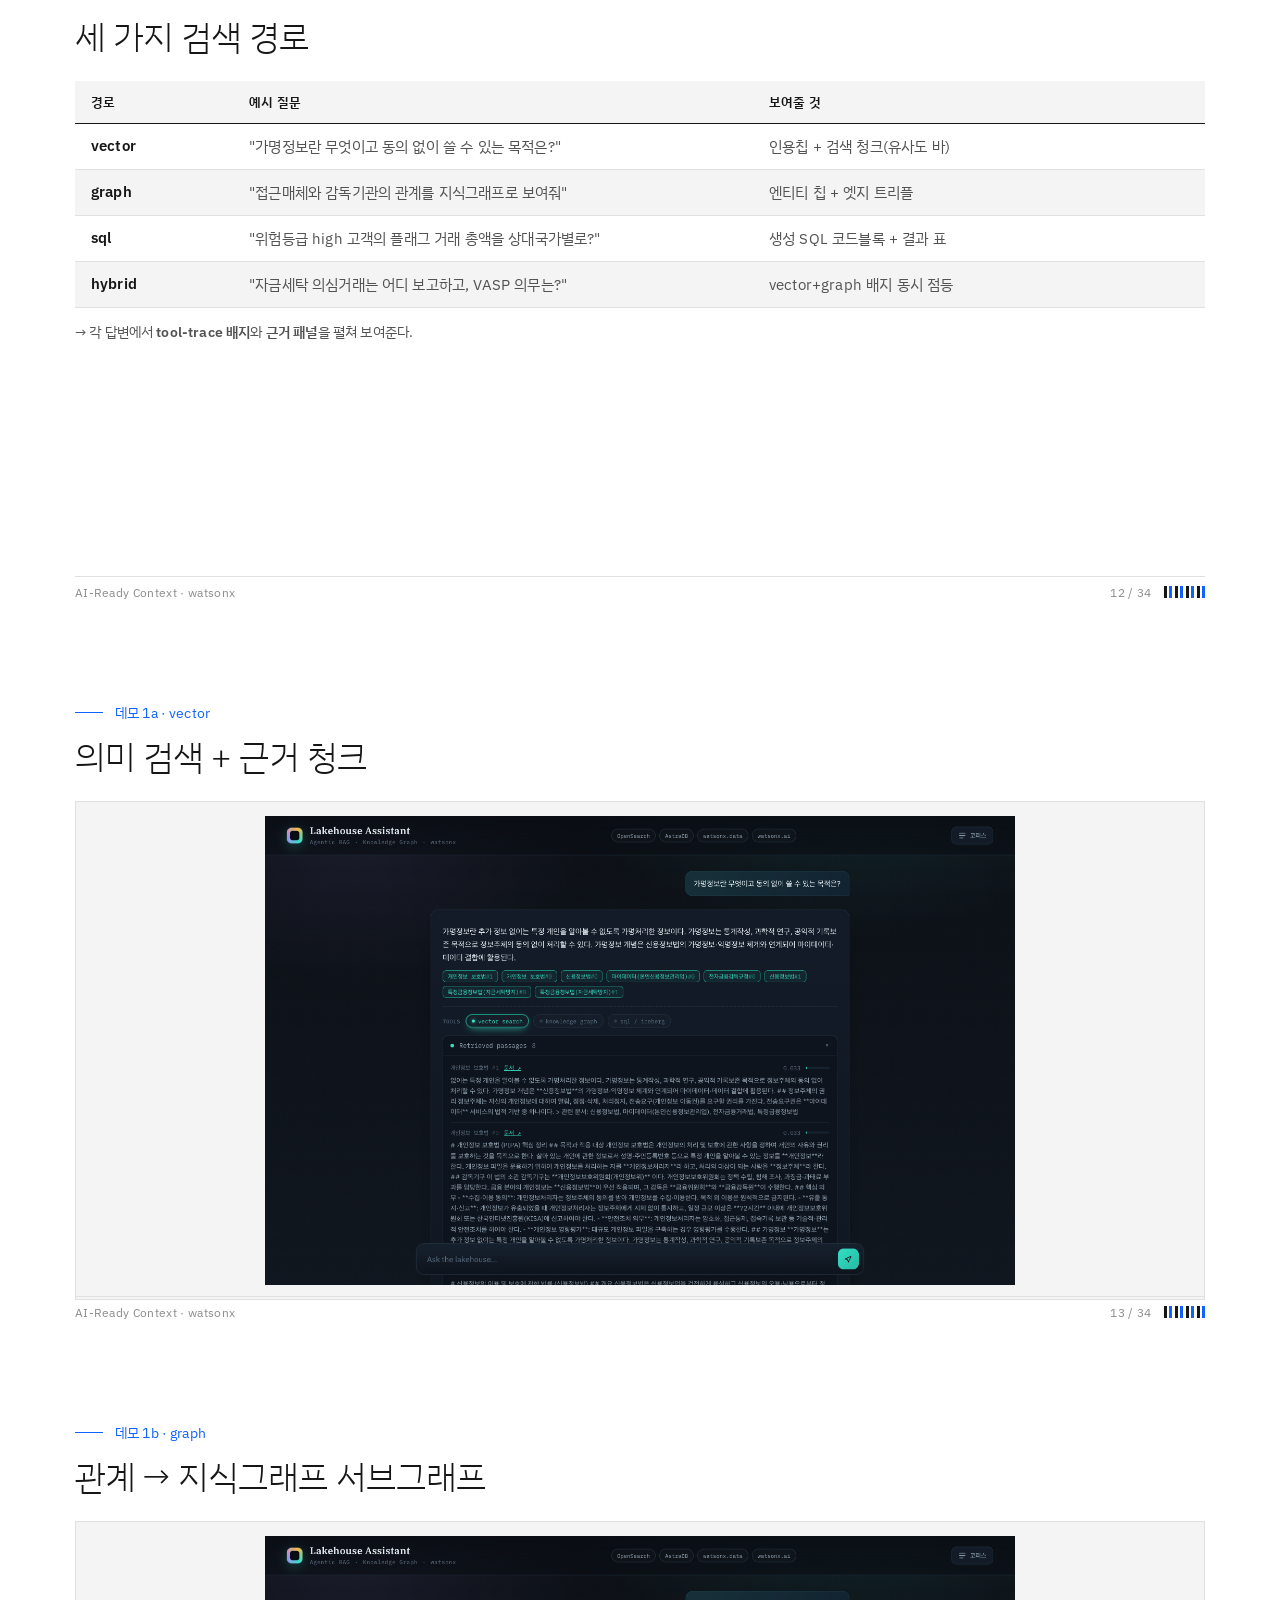
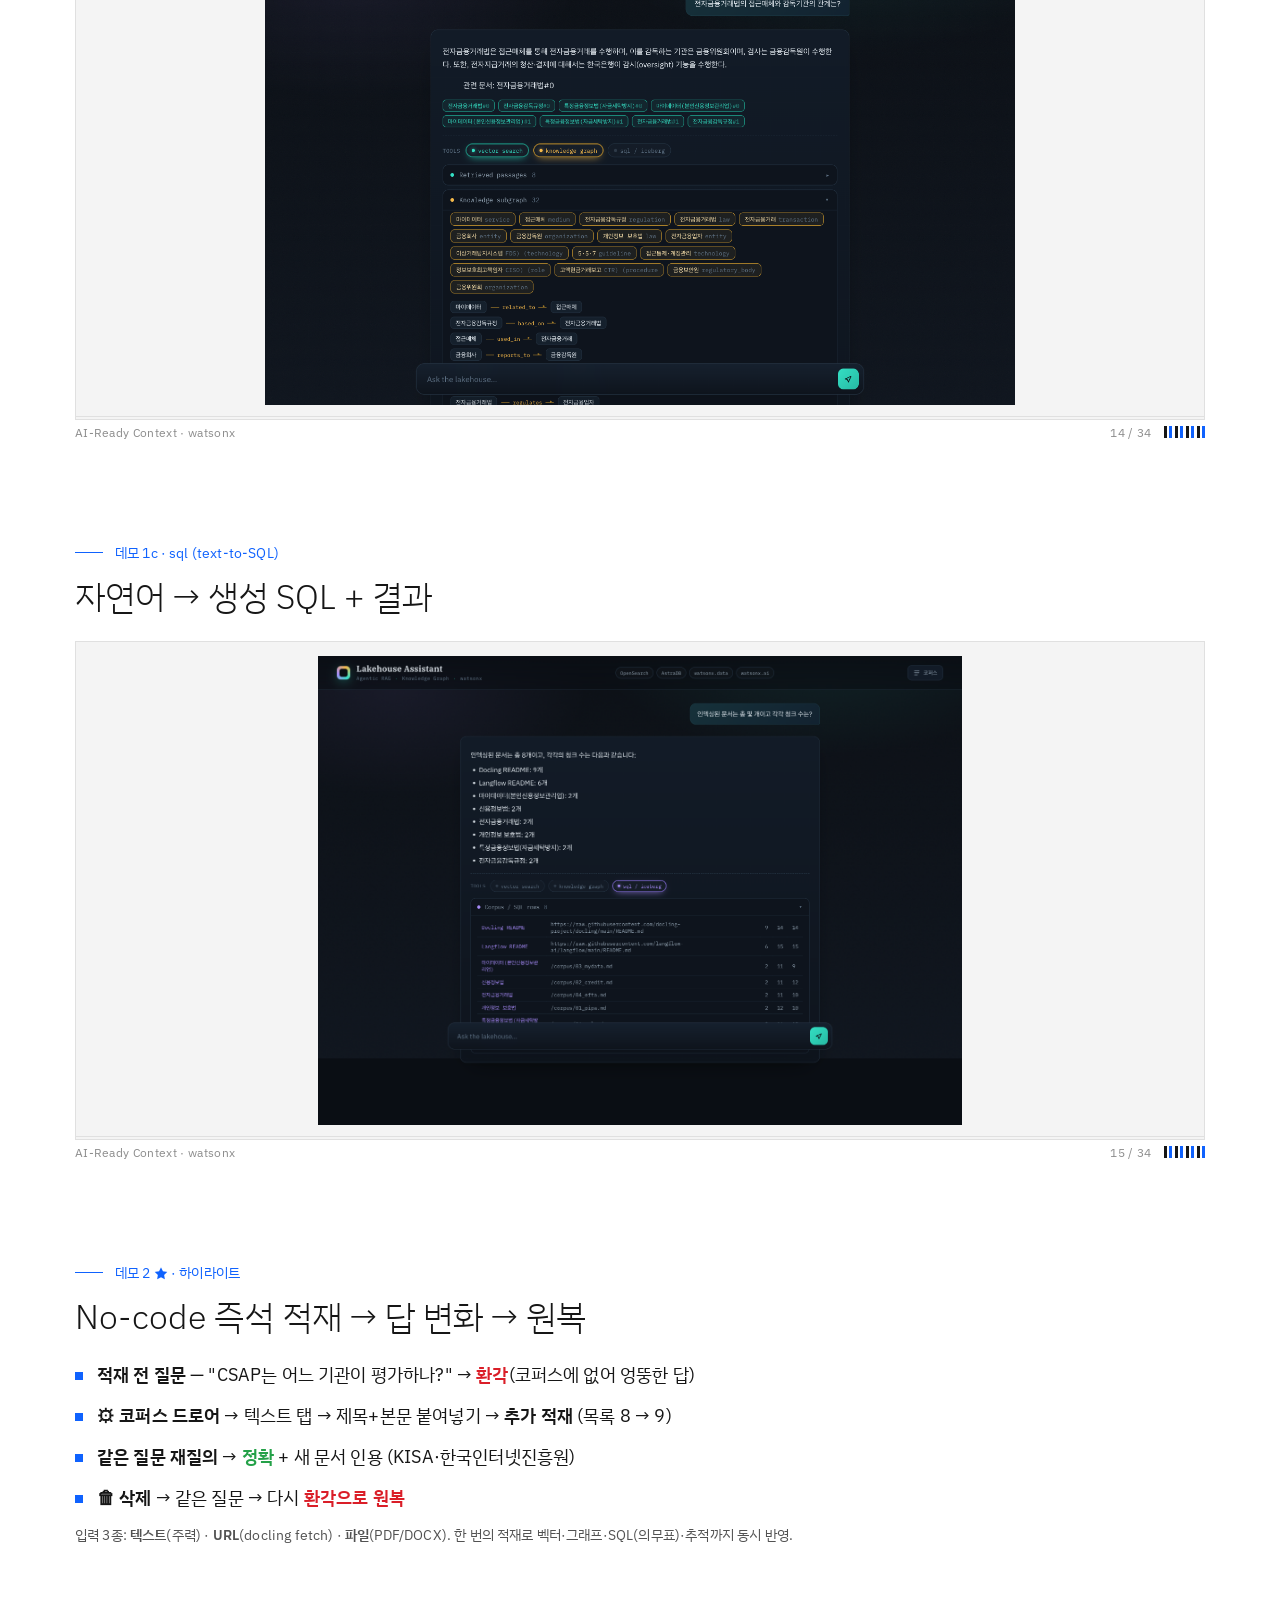
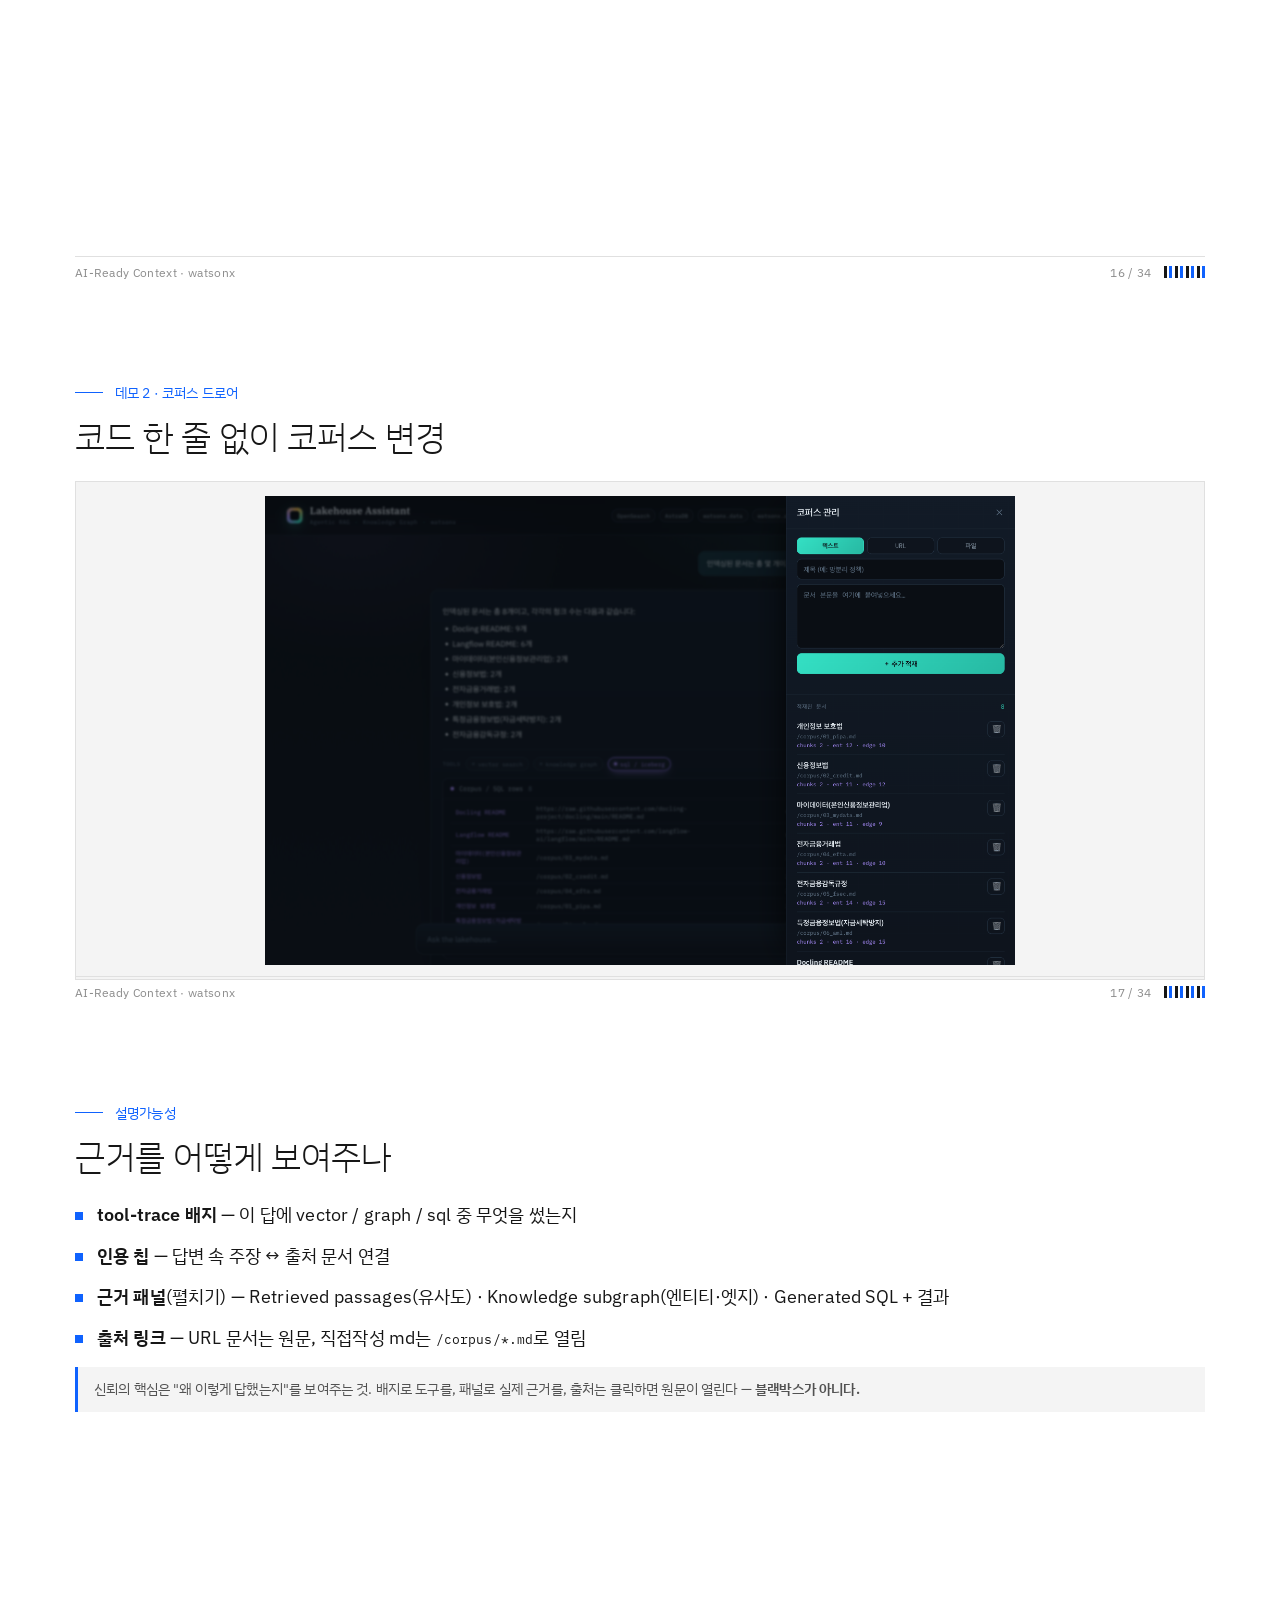
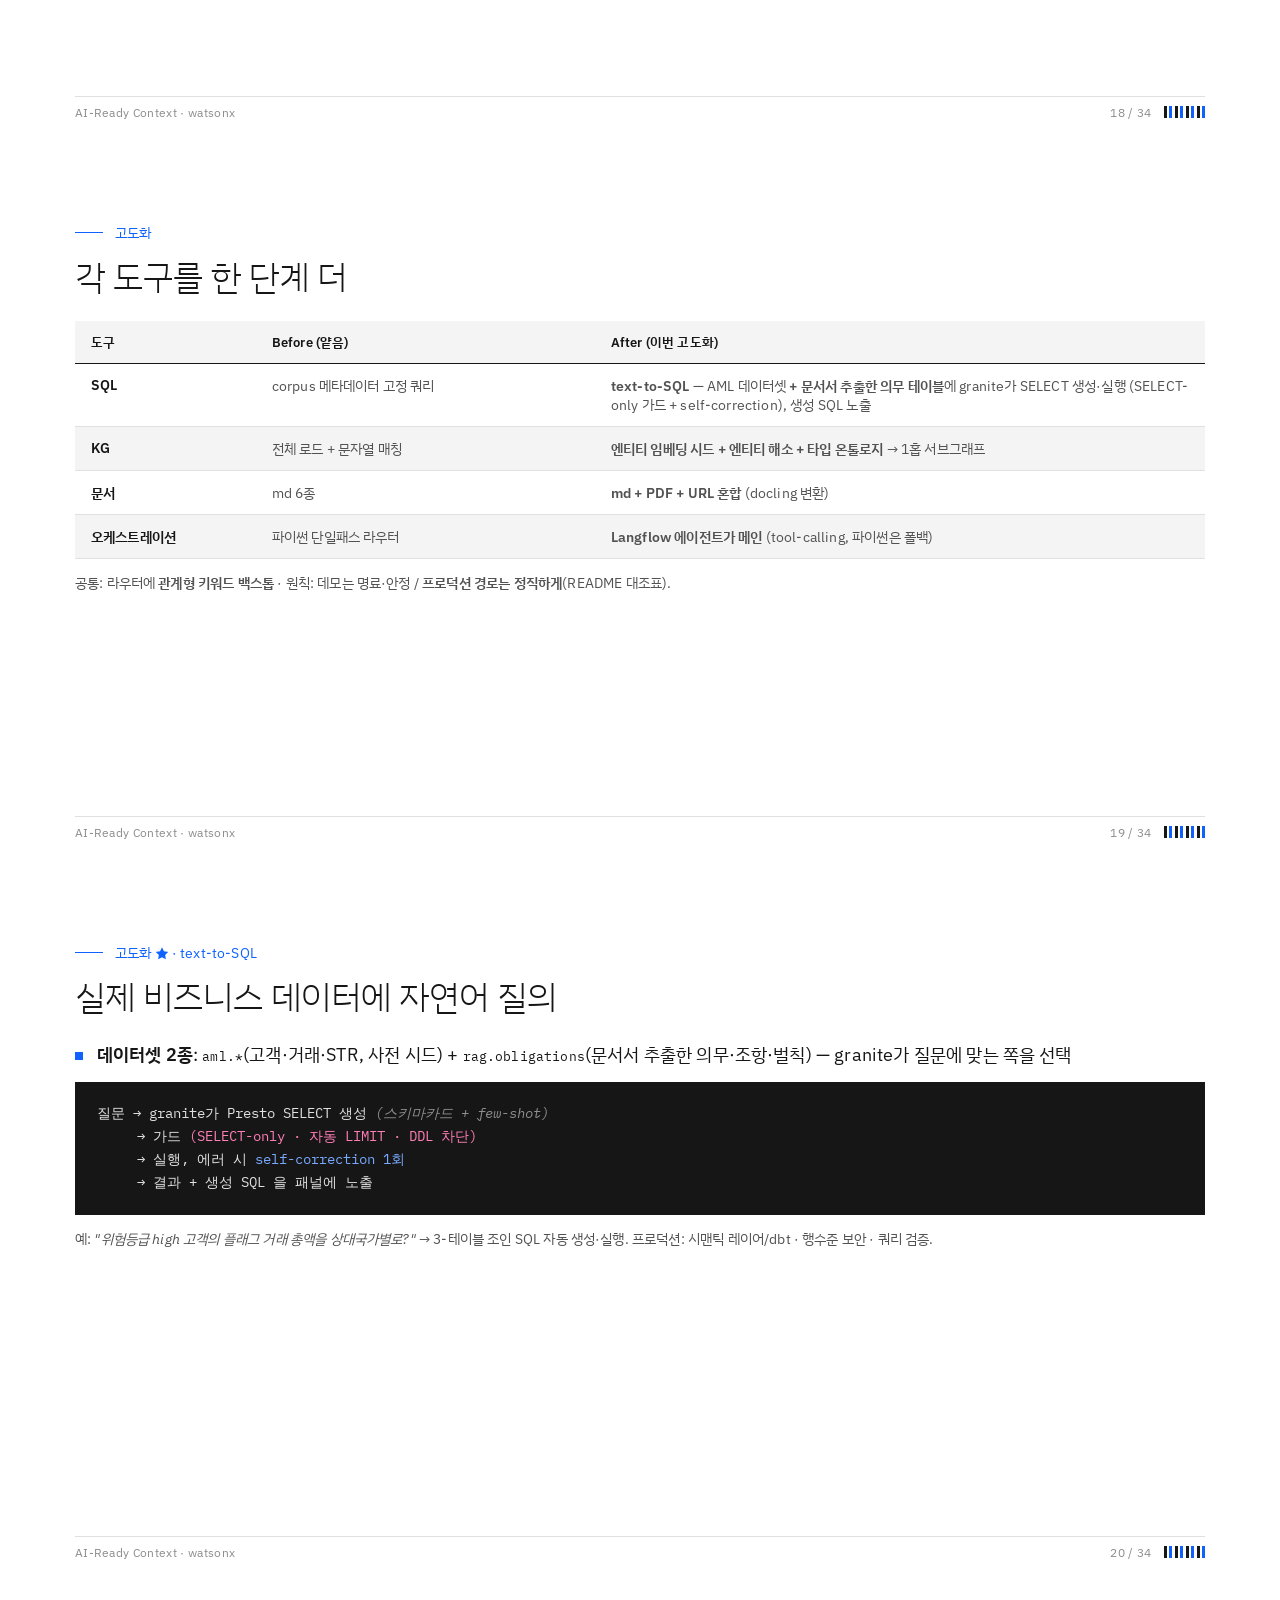
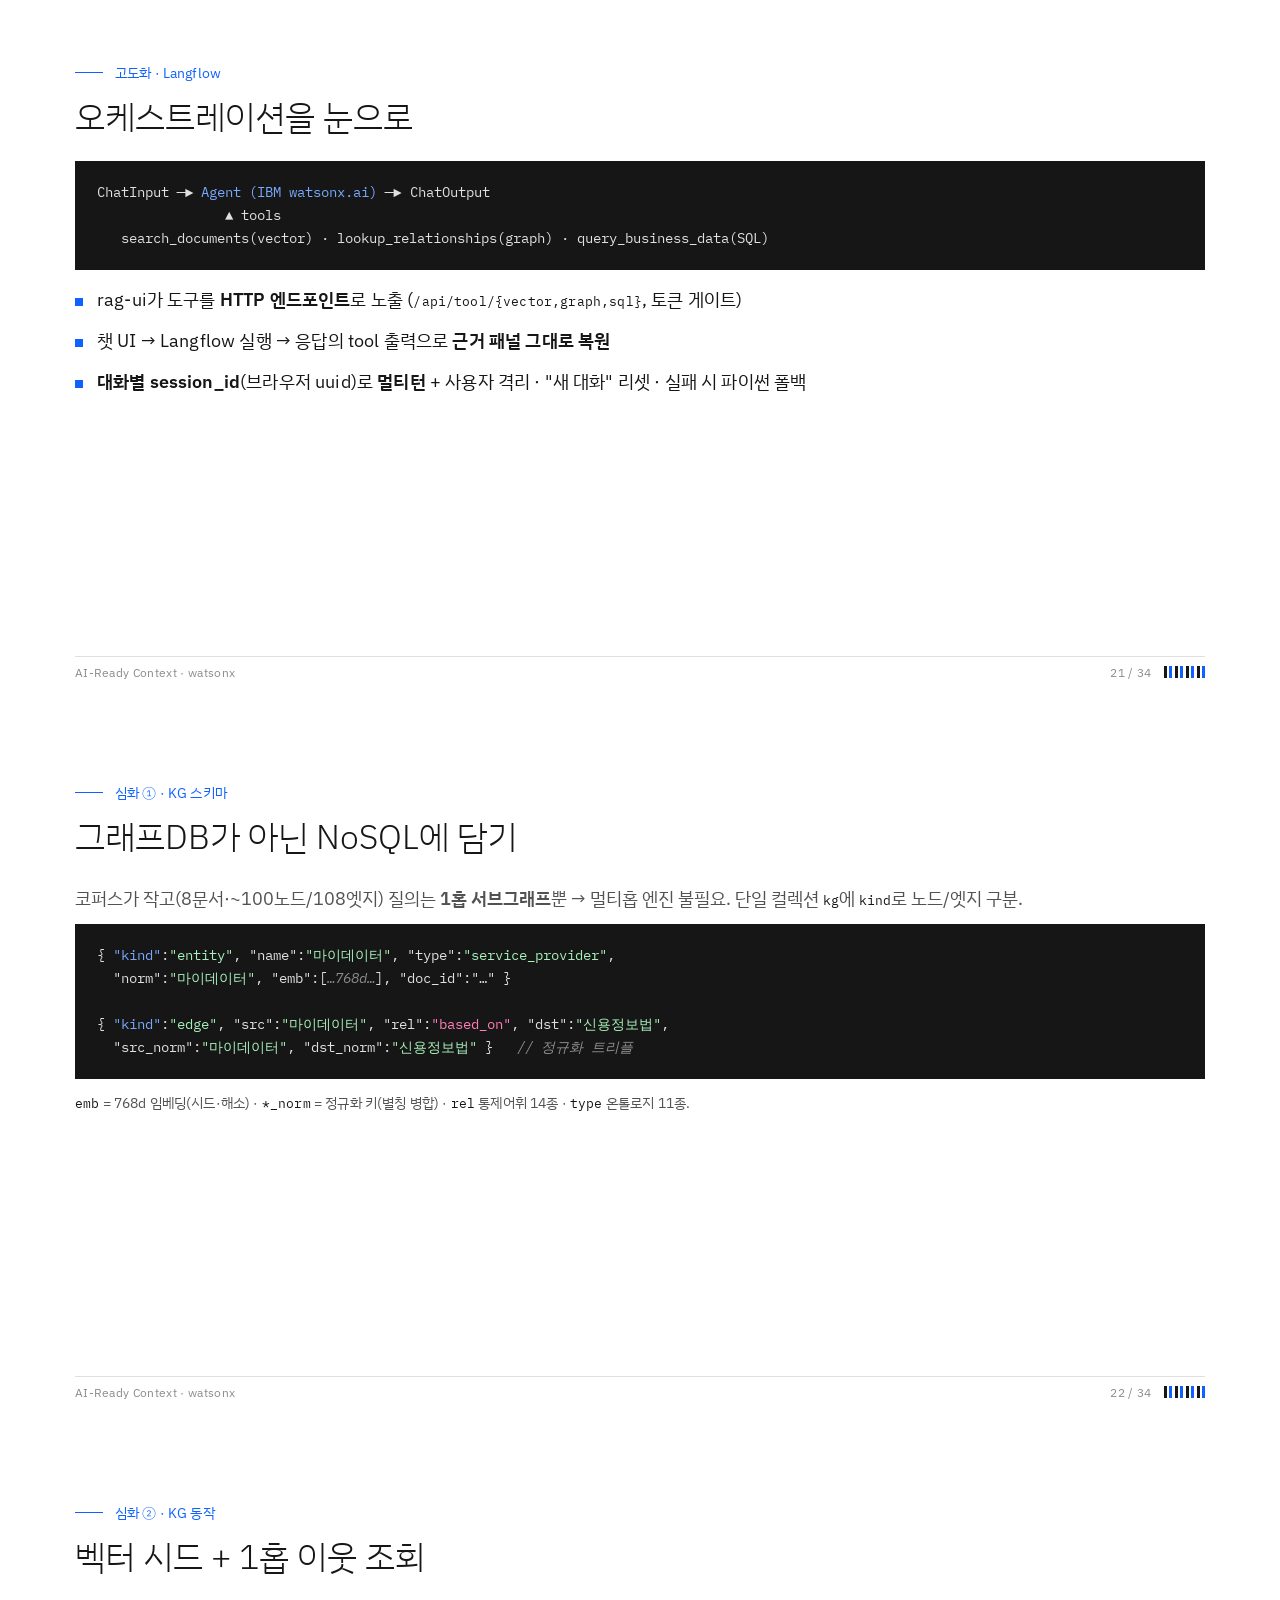
<file: docs/presentation-ibm.html>
<!DOCTYPE html>
<html lang="ko">
<head>
<meta charset="UTF-8" />
<title>AI-Ready Context — Agentic RAG + Knowledge Graph on watsonx (IBM Carbon)</title>
<link rel="preconnect" href="https://fonts.googleapis.com" />
<link rel="preconnect" href="https://fonts.gstatic.com" crossorigin />
<link href="https://fonts.googleapis.com/css2?family=IBM+Plex+Sans:wght@300;400;600;700&family=IBM+Plex+Sans+KR:wght@300;400;600;700&family=IBM+Plex+Mono:wght@400;500&display=swap" rel="stylesheet" />
<style>
  /* ===== IBM Carbon Design System tokens (from DESIGN.md) ===== */
  :root{
    --blue:#0f62fe; --blue-60:#0043ce; --blue-80:#002d9c;
    --ink:#161616; --ink-muted:#525252; --ink-subtle:#8c8c8c;
    --canvas:#ffffff; --s1:#f4f4f4; --s2:#e0e0e0; --hair:#e0e0e0;
    --inv:#161616; --inv-s1:#262626; --inv-ink:#ffffff; --inv-muted:#c6c6c6;
    --ok:#24a148; --warn:#f1c21b; --err:#da1e28;
  }
  *{box-sizing:border-box;}
  html,body{margin:0;padding:0;}
  body{font-family:"IBM Plex Sans","IBM Plex Sans KR",Helvetica,Arial,sans-serif;
    color:var(--ink); background:var(--s2);
    -webkit-print-color-adjust:exact; print-color-adjust:exact;
    counter-reset:pg;}

  @page{ size:13.333in 7.5in; margin:0; }

  .slide{
    width:13.333in; height:7.5in; background:var(--canvas);
    padding:0.66in 0.78in 0.62in; position:relative; overflow:hidden;
    page-break-after:always; display:flex; flex-direction:column;
    counter-increment:pg;
  }
  .slide:last-child{page-break-after:auto;}

  /* ===== shared chrome ===== */
  .bars{display:inline-flex; gap:2.5px; vertical-align:middle;}
  .bars i{width:4px; height:18px; background:var(--ink); display:block;}
  .bars i:nth-child(even){background:var(--blue);}
  .eyebrow{font-size:14px; font-weight:400; letter-spacing:.16px; color:var(--blue);
    margin:0 0 14px; display:flex; align-items:center; gap:12px;}
  .eyebrow .rule{flex:0 0 28px; height:1px; background:var(--blue);}
  h1.title{font-weight:300; font-size:42px; line-height:1.18; letter-spacing:0; margin:0 0 4px;}
  h2.title{font-weight:300; font-size:34px; line-height:1.2; margin:0 0 6px;}
  .lead{font-size:18px; line-height:1.5; color:var(--ink-muted); font-weight:400; margin:.2em 0 0; max-width:10.5in;}
  .body{flex:1 1 auto; min-height:0; margin-top:18px;}
  b,strong{font-weight:600;}
  .blue{color:var(--blue);}
  .muted{color:var(--ink-muted);}

  .foot{position:absolute; left:0.78in; right:0.78in; bottom:0.42in;
    display:flex; justify-content:space-between; align-items:center;
    border-top:1px solid var(--hair); padding-top:8px;
    font-size:12px; letter-spacing:.32px; color:var(--ink-subtle);}
  .foot .n::after{counter-reset:none; content:counter(pg,decimal-leading-zero) " / 34";}
  .foot .bars i{height:12px; width:3px;}
  .foot .right{display:flex; align-items:center; gap:12px;}

  /* ===== cover ===== */
  .cover{justify-content:center; padding-bottom:1.55in;}
  .cover-band{position:absolute; left:0; right:0; bottom:0; height:0.95in; overflow:hidden;
    border-top:1px solid var(--hair);}
  .cover-band img{width:100%; height:100%; object-fit:cover; object-position:center; display:block;}
  .ibm-logo{position:absolute; height:0.4in; width:auto; top:0.6in; right:0.78in;}
  .slide.inv .ibm-logo{filter:brightness(0) invert(1);}   /* white logo on dark closing */
  .cover .bars i{height:28px; width:6px;}
  .cover h1{font-weight:300; font-size:78px; line-height:1.08; letter-spacing:-.5px; margin:26px 0 0;}
  .cover .sub{font-weight:300; font-size:30px; line-height:1.25; color:var(--ink); margin:14px 0 0; max-width:11in;}
  .cover .accent{width:64px; height:4px; background:var(--blue); margin:30px 0 26px;}
  .cover .desc{font-size:18px; line-height:1.55; color:var(--ink-muted); max-width:9.4in;}
  .cover .who{margin-top:auto; font-size:16px; letter-spacing:.16px; color:var(--ink);}
  .cover .who .sm{color:var(--ink-muted);}

  /* ===== bullets ===== */
  ul.b{list-style:none; margin:0; padding:0;}
  ul.b>li{position:relative; padding:0 0 0 22px; margin:0 0 14px; font-size:18px; line-height:1.5; letter-spacing:.16px;}
  ul.b>li::before{content:""; position:absolute; left:0; top:.62em; width:8px; height:8px; background:var(--blue);}
  ul.b>li ul{list-style:none; margin:8px 0 0; padding:0;}
  ul.b>li ul li{position:relative; padding-left:18px; margin:5px 0; font-size:15px; color:var(--ink-muted);}
  ul.b>li ul li::before{content:""; position:absolute; left:0; top:.62em; width:6px; height:1px; background:var(--ink-subtle);}
  .kicker-line{font-size:20px; line-height:1.5; margin:18px 0 0;}

  /* ===== numbered feature tiles ===== */
  .tiles{display:grid; grid-template-columns:repeat(3,1fr); gap:0; border-left:1px solid var(--hair);}
  .tiles .t{border:1px solid var(--hair); border-left:none; padding:24px; min-height:3.1in;}
  .tiles .t .no{font-weight:300; font-size:40px; color:var(--blue); line-height:1; margin-bottom:14px;}
  .tiles .t h3{font-weight:600; font-size:19px; margin:0 0 8px; letter-spacing:.16px;}
  .tiles .t p{font-size:15px; line-height:1.5; color:var(--ink-muted); margin:0;}

  /* ===== carbon table ===== */
  table.c{width:100%; border-collapse:collapse; font-size:15px; letter-spacing:.16px;}
  table.c thead th{background:var(--s1); color:var(--ink); font-weight:600; text-align:left;
    padding:12px 16px; border-bottom:1px solid var(--ink); font-size:13px;}
  table.c td{padding:12px 16px; border-bottom:1px solid var(--hair); color:var(--ink-muted); vertical-align:top;}
  table.c td:first-child{color:var(--ink); font-weight:600; white-space:nowrap;}
  table.c tr.on td{background:var(--s1);}
  table.c code, .mono{font-family:"IBM Plex Mono",monospace; font-size:13px; color:var(--ink);}
  table.c.tight thead th, table.c.tight td{padding:7px 16px;}

  /* ===== code / flow block ===== */
  pre.code{background:var(--inv); color:#e0e0e0; font-family:"IBM Plex Mono",monospace;
    font-size:14px; line-height:1.65; padding:20px 22px; margin:0; white-space:pre; overflow:hidden;}
  pre.code .k{color:#78a9ff;} pre.code .s{color:#a7f0ba;} pre.code .c{color:#8d8d8d; font-style:italic;}
  pre.code .o{color:#ff7eb6;}
  .flowcap{font-size:14px; color:var(--ink-muted); margin:14px 0 0; letter-spacing:.16px;}

  /* ===== image frame ===== */
  .imgwrap{height:100%; display:flex; align-items:center; justify-content:center;
    border:1px solid var(--hair); background:var(--s1); padding:14px;}
  .imgwrap img{max-width:100%; max-height:100%; object-fit:contain; display:block;}
  .split{display:grid; grid-template-columns:1fr 1fr; gap:28px; height:100%;}
  .split.right38{grid-template-columns:1.55fr 1fr;}
  .split .col{min-width:0; display:flex; flex-direction:column; justify-content:center;}

  /* ===== two-column text ===== */
  .cols2{display:grid; grid-template-columns:1fr 1fr; gap:28px;}

  /* ===== CTA / closing (inverse) ===== */
  .slide.inv{background:var(--inv); color:var(--inv-ink);}
  .slide.inv .eyebrow{color:#78a9ff;} .slide.inv .eyebrow .rule{background:#78a9ff;}
  .slide.inv h1.title,.slide.inv h2.title{color:#fff;}
  .slide.inv .lead{color:var(--inv-muted);}
  .slide.inv ul.b>li{color:var(--inv-ink);}
  .slide.inv .foot{border-top-color:var(--inv-s1); color:#8d8d8d;}
  .slide.inv .foot .bars i{background:#525252;} .slide.inv .foot .bars i:nth-child(even){background:#78a9ff;}
  .keymsg{display:grid; grid-template-columns:1fr 1fr; gap:1px; background:var(--inv-s1); border:1px solid var(--inv-s1);}
  .keymsg .km{background:var(--inv); padding:26px 28px;}
  .keymsg .km .lbl{color:#78a9ff; font-weight:600; font-size:20px; letter-spacing:.16px;}
  .keymsg .km .desc{color:var(--inv-muted); font-size:16px; line-height:1.5; margin-top:8px;}
  .endlinks{margin-top:26px; font-family:"IBM Plex Mono",monospace; font-size:15px; color:var(--inv-muted);}
  .endlinks b{color:#fff; font-weight:500;}

  .note{font-size:14px; color:var(--ink-muted); background:var(--s1);
    border-left:3px solid var(--blue); padding:12px 16px; margin-top:16px; line-height:1.5; letter-spacing:.16px;}
  .pill{display:inline-block; border:1px solid var(--hair); padding:4px 10px; font-size:12px;
    letter-spacing:.32px; color:var(--ink-muted); margin:0 6px 6px 0;}
  .pill.b{border-color:var(--blue); color:var(--blue); font-weight:600;}
</style>
</head>
<body>

<!-- 1 — COVER -->
<section class="slide cover">
  <img class="ibm-logo" src="img/IBM_logo.svg" alt="IBM" />
  <div class="bars"><i></i><i></i><i></i><i></i><i></i><i></i><i></i><i></i></div>
  <h1>AI-Ready Context</h1>
  <div class="sub">watsonx 위에 올린 설명가능한<br/>Agentic RAG + Knowledge Graph</div>
  <div class="accent"></div>
  <p class="desc">질문마다 <b>벡터 · 그래프 · SQL</b> 도구로 자동 라우팅하고,
    <b>답의 근거를 그대로 보여주는</b> 데모.</p>
  <div class="who">
    <b>Kiyeon Jeon</b> &nbsp;·&nbsp; AI Engineer, IBM Client Engineering Korea<br/>
    <span class="sm">IBM TechXchange Korea 워크숍</span>
  </div>
  <div class="cover-band"><img src="img/sample.png" alt="IBM design language pattern" /></div>
</section>

<!-- 2 — AGENDA -->
<section class="slide">
  <div class="eyebrow"><span class="rule"></span>Agenda</div>
  <h1 class="title">목차</h1>
  <div class="body">
    <ul class="b" style="font-size:20px;">
      <li><b>배경</b> — 왜 Agentic RAG + Knowledge Graph인가</li>
      <li><b>아키텍처 &amp; 데이터</b> — 스토어 구성 · 동작 방식 · 문서 적재 · 데모 코퍼스</li>
      <li><b>데모</b> — 3경로 라우팅 · No-code 즉석 적재 · 설명가능성</li>
      <li><b>고도화</b> — 각 도구를 한 단계 더 (text-to-SQL · KG · 혼합문서 · Langflow)</li>
      <li><b>심화</b> — KG를 그래프DB가 아닌 NoSQL(AstraDB)에 담은 법</li>
      <li><b>운영</b> — 검색·KG 품질 개선 · 배포 · 저장소 연결 · 한계</li>
      <li><b>정리 &amp; Q&amp;A</b></li>
    </ul>
  </div>
  <div class="foot"><span>AI-Ready Context · watsonx</span><span class="right"><span class="n"></span><span class="bars"><i></i><i></i><i></i><i></i><i></i><i></i><i></i><i></i></span></span></div>
</section>

<!-- 3 — WHY -->
<section class="slide">
  <div class="eyebrow"><span class="rule"></span>배경</div>
  <h1 class="title">왜 이걸 만들었나</h1>
  <div class="body">
    <ul class="b">
      <li><b>RAG의 한계</b> — 벡터 검색 하나로는 못 푸는 질문이 많다
        <ul><li>"총 몇 개 문서가 있나?" → 검색이 아니라 <b>집계(SQL)</b></li>
            <li>"A 법과 B 기관의 관계는?" → 의미 유사도가 아니라 <b>관계(그래프)</b></li></ul></li>
      <li><b>신뢰 문제</b> — LLM 답이 맞는지 어떻게 믿나? → <b>근거(grounding)를 보여줘야 한다</b></li>
      <li><b>운영 현실</b> — 폐쇄망·규제 산업은 SaaS LLM을 그냥 못 쓴다 → <b>watsonx로 거버넌스</b></li>
    </ul>
    <p class="kicker-line">→ <b class="blue">"질문에 맞는 도구를 고르고, 근거를 보여주는"</b> 에이전틱 RAG</p>
  </div>
  <div class="foot"><span>AI-Ready Context · watsonx</span><span class="right"><span class="n"></span><span class="bars"><i></i><i></i><i></i><i></i><i></i><i></i><i></i><i></i></span></span></div>
</section>

<!-- 4 — 3 POINTS -->
<section class="slide">
  <div class="eyebrow"><span class="rule"></span>무엇을 보여주나</div>
  <h1 class="title">세 가지 포인트</h1>
  <div class="body">
    <div class="tiles">
      <div class="t"><div class="no">01</div><h3>에이전트 라우팅</h3>
        <p>Langflow의 watsonx granite 에이전트가 <b>vector / graph / sql</b> 도구를 tool-calling으로 선택. 어떤 도구를 썼는지 <b>tool-trace 배지</b>로 표시.</p></div>
      <div class="t"><div class="no">02</div><h3>설명가능성</h3>
        <p>답변마다 인용 + 근거 패널. 검색 청크 · KG 서브그래프 · SQL 결과를 <b>펼쳐서</b> 확인.</p></div>
      <div class="t"><div class="no">03</div><h3>No-code 즉석 적재</h3>
        <p>UI에서 문서를 텍스트/URL/PDF로 추가 → <b>답이 즉시 바뀌고</b>, 삭제하면 원복. "근거 있으면 정확, 없으면 환각"을 클릭만으로.</p></div>
    </div>
  </div>
  <div class="foot"><span>AI-Ready Context · watsonx</span><span class="right"><span class="n"></span><span class="bars"><i></i><i></i><i></i><i></i><i></i><i></i><i></i><i></i></span></span></div>
</section>

<!-- 5 — ARCHITECTURE -->
<section class="slide">
  <div class="eyebrow"><span class="rule"></span>아키텍처 · High-Level</div>
  <h2 class="title">한 질문, 세 갈래 검색 — watsonx 스택</h2>
  <div class="body"><div class="imgwrap" style="background:#fff;"><img src="architecture-highlevel.png" alt="architecture" /></div></div>
  <div class="foot"><span>AI-Ready Context · watsonx</span><span class="right"><span class="n"></span><span class="bars"><i></i><i></i><i></i><i></i><i></i><i></i><i></i><i></i></span></span></div>
</section>

<!-- 6 — STACK TABLE -->
<section class="slide">
  <div class="eyebrow"><span class="rule"></span>구성요소</div>
  <h2 class="title">스택 — 전부 IBM</h2>
  <div class="body">
    <table class="c">
      <thead><tr><th style="width:26%">역할</th><th>구성요소</th></tr></thead>
      <tbody>
        <tr><td>Chat UI</td><td><span class="mono">rag-ui</span> — FastAPI (OpenShift) · tool-trace·근거 패널</td></tr>
        <tr class="on"><td>오케스트레이션</td><td><b>Langflow</b> 에이전트 (IBM open source, tool-calling) · 파이썬 폴백</td></tr>
        <tr><td>벡터 검색</td><td><b>OpenSearch</b> (IBM watsonx.data) — kNN + BM25 하이브리드</td></tr>
        <tr class="on"><td>지식그래프</td><td><b>DataStax AstraDB</b> (IBM watsonx.data) — 엔티티(+emb)/엣지</td></tr>
        <tr><td>text-to-SQL</td><td><b>IBM watsonx.data</b> Iceberg + Presto — AML 데이터셋</td></tr>
        <tr class="on"><td>임베딩 + LLM</td><td><b>IBM watsonx.ai</b> granite</td></tr>
        <tr><td>문서 파싱</td><td><b>Docling</b> (IBM open source)</td></tr>
      </tbody>
    </table>
  </div>
  <div class="foot"><span>AI-Ready Context · watsonx</span><span class="right"><span class="n"></span><span class="bars"><i></i><i></i><i></i><i></i><i></i><i></i><i></i><i></i></span></span></div>
</section>

<!-- 7 — DATA STORES -->
<section class="slide">
  <div class="eyebrow"><span class="rule"></span>데이터 스토어</div>
  <h2 class="title">한 문서, 세 가지 형태</h2>
  <div class="body">
    <table class="c">
      <thead><tr><th style="width:24%">스토어</th><th style="width:40%">무엇을 담나</th><th>어떤 질문에 강한가</th></tr></thead>
      <tbody>
        <tr><td>OpenSearch</td><td>청크 + 임베딩(768d) + 원문 텍스트</td><td>"가명정보란 무엇인가" (의미 검색)</td></tr>
        <tr class="on"><td>AstraDB (KG)</td><td>엔티티(임베딩) · 관계(엣지)</td><td>"접근매체와 감독기관의 관계" (관계)</td></tr>
        <tr><td>Iceberg / Presto</td><td>문서서 추출한 <b>의무·조항·벌칙 표</b> <span class="muted">(+ 별도 AML 데이터셋)</span></td><td>"법별 의무 건수" · "위험등급 high 거래 총액" (text-to-SQL)</td></tr>
      </tbody>
    </table>
    <ul class="b" style="margin-top:18px;">
      <li>핵심: <b>같은 문서를 벡터·그래프·SQL 세 형태로</b> 저장 → 질문에 맞춰 골라 읽는다</li>
      <li>세 스토어 모두 <b>IBM watsonx.data</b> 패밀리 · OpenSearch는 벡터+BM25를 <b>RRF로 융합</b></li>
      <li>SQL은 <b>문서에서 추출한 의무 테이블</b> + 별도 <b>AML 비즈니스 데이터셋</b> 둘 다 질의</li>
    </ul>
  </div>
  <div class="foot"><span>AI-Ready Context · watsonx</span><span class="right"><span class="n"></span><span class="bars"><i></i><i></i><i></i><i></i><i></i><i></i><i></i><i></i></span></span></div>
</section>

<!-- 8 — HOW IT WORKS -->
<section class="slide">
  <div class="eyebrow"><span class="rule"></span>동작 방식</div>
  <h2 class="title">질문이 들어오면</h2>
  <div class="body">
    <pre class="code"><span class="c">질문</span>
 → <span class="k">[라우터]</span>  granite가 도구 선택  {vector, graph, sql}   <span class="c">(+관계형 키워드 백스톱)</span>
 → vector :  OpenSearch 하이브리드 (kNN + BM25, RRF 융합, k=8)
   graph  :  AstraDB KG — 엔티티 임베딩 시드 → 1홉 이웃 조회 → 별칭 병합
   sql    :  text-to-SQL — granite가 Presto SELECT 생성 → 가드 → 실행 (AML)
 → <span class="k">[합성]</span>   granite가 컨텍스트로 답변 생성 + 인용
 → <span class="k">[UI]</span>     답변 + tool-trace 배지 + 근거 패널 (생성 SQL 포함)</pre>
    <ul class="b" style="margin-top:16px;">
      <li>챗 UI(<span class="mono">/api/chat</span>)는 오케스트레이션을 <b>Langflow 에이전트에 위임</b> — 오류 시 <b>파이썬 에이전트로 폴백</b></li>
      <li>라우팅·검색·합성·임베딩은 전부 <b>watsonx.ai granite</b> · 답변 언어는 질문 언어를 따름</li>
    </ul>
  </div>
  <div class="foot"><span>AI-Ready Context · watsonx</span><span class="right"><span class="n"></span><span class="bars"><i></i><i></i><i></i><i></i><i></i><i></i><i></i><i></i></span></span></div>
</section>

<!-- 9 — INGEST -->
<section class="slide">
  <div class="eyebrow"><span class="rule"></span>문서 적재</div>
  <h2 class="title">한 번에 다섯 저장소</h2>
  <div class="body">
    <pre class="code">ingest_source(문서)   <span class="c">doc_id = sha1(source)</span>
  ├─ OpenSearch          : 청크 + granite 임베딩(768d)       <span class="c">← vector</span>
  ├─ AstraDB kg          : granite 추출 엔티티(+emb)/엣지     <span class="c">← graph</span>
  ├─ Iceberg obligations : granite 추출 의무·조항·벌칙 표     <span class="c">← sql</span>
  ├─ AstraDB doc_registry: 제목·소스·해시·카운트             <span class="c">← 추적/증분</span>
  └─ Iceberg corpus      : 문서 인벤토리 1행                 <span class="c">← 추적</span></pre>
    <ul class="b" style="margin-top:16px;">
      <li><b>멱등 upsert</b>(doc_id 기준) + <b>content-hash 스킵</b> → 재적재해도 중복 없음</li>
      <li><b>CronJob rag-reindex</b>(30분): 등록 소스 재적재, 바뀐 것만 · 파싱은 <b>docling-serve</b>(텍스트/URL/PDF)</li>
    </ul>
  </div>
  <div class="foot"><span>AI-Ready Context · watsonx</span><span class="right"><span class="n"></span><span class="bars"><i></i><i></i><i></i><i></i><i></i><i></i><i></i><i></i></span></span></div>
</section>

<!-- 10 — CORPUS -->
<section class="slide">
  <div class="eyebrow"><span class="rule"></span>데모 코퍼스</div>
  <h2 class="title">한글 금융·컴플라이언스 — md · PDF · URL 혼합</h2>
  <div class="body">
    <ul class="b">
      <li><b>md (4)</b> — 개인정보 보호법 · 마이데이터 · 전자금융거래법 · 전자금융감독규정</li>
      <li><b>PDF (2)</b> — 신용정보법 · 특정금융정보법 <span class="muted">(docling 변환 적재)</span></li>
      <li><b>URL (2)</b> — Docling · Langflow README <span class="muted">(데모가 쓰는 오픈소스 도구 문서 · docling fetch)</span></li>
    </ul>
    <div class="note">
      <b>왜 금융 법령?</b> 법령 간 교차참조가 많아 지식그래프가 "의미를 갖는" 도메인. md/PDF/URL 혼합으로 <b>문서 처리 다양성</b>과 한글/영문 다국어를 동시 시연하고, 별도 <b>AML 데이터셋</b>(<span class="mono">iceberg_data.aml</span>)으로 text-to-SQL을 보여준다.
      <br/><b>URL 문서</b>는 이 데모가 실제로 쓰는 <b>오픈소스(Docling·Langflow) README</b> → "Docling 문서 포맷은?"처럼 <b>시스템이 자기 스택을 스스로 설명</b>하는 질문도 된다.
    </div>
  </div>
  <div class="foot"><span>AI-Ready Context · watsonx</span><span class="right"><span class="n"></span><span class="bars"><i></i><i></i><i></i><i></i><i></i><i></i><i></i><i></i></span></span></div>
</section>

<!-- 10b — DATA DETAIL -->
<section class="slide">
  <div class="eyebrow"><span class="rule"></span>데이터 · 상세</div>
  <h2 class="title">어떤 데이터를 넣었나</h2>
  <div class="body">
    <table class="c tight" style="font-size:14px;">
      <thead><tr><th style="width:34%">문서</th><th style="width:13%">형식</th><th>출처 · 적재 경로</th></tr></thead>
      <tbody>
        <tr><td>개인정보 보호법 (PIPA)</td><td>md</td><td><span class="mono">corpus/01_개인정보보호법.md</span></td></tr>
        <tr><td>마이데이터 (본인신용정보관리업)</td><td>md</td><td><span class="mono">corpus/03_마이데이터.md</span></td></tr>
        <tr><td>전자금융거래법</td><td>md</td><td><span class="mono">corpus/04_전자금융거래법.md</span></td></tr>
        <tr><td>전자금융감독규정</td><td>md</td><td><span class="mono">corpus/05_전자금융감독규정.md</span></td></tr>
        <tr class="on"><td>신용정보법</td><td><b>PDF</b></td><td><span class="mono">corpus_pdf/02_신용정보법.pdf</span> <span class="muted">· docling 변환</span></td></tr>
        <tr class="on"><td>특정금융정보법 (AML/CFT)</td><td><b>PDF</b></td><td><span class="mono">corpus_pdf/06_특정금융정보법.pdf</span> <span class="muted">· docling 변환</span></td></tr>
        <tr><td>Docling README</td><td><b>URL</b></td><td>GitHub raw <span class="muted">· docling fetch</span></td></tr>
        <tr><td>Langflow README</td><td><b>URL</b></td><td>GitHub raw <span class="muted">· docling fetch</span></td></tr>
      </tbody>
    </table>
    <div class="note" style="margin-top:12px;">
      <b>+ 문서서 추출되는 정형 테이블</b> <span class="mono">rag.obligations</span>(law·party·obligation·penalty) — 적재 때 granite가 의무·벌칙을 뽑아 text-to-SQL로 질의.
      <b>+ 별도 AML 데이터셋</b>(사전 시드·문서와 무관) <span class="mono">iceberg_data.aml</span> — customers·accounts·transactions·str_reports.
    </div>
  </div>
  <div class="foot"><span>AI-Ready Context · watsonx</span><span class="right"><span class="n"></span><span class="bars"><i></i><i></i><i></i><i></i><i></i><i></i><i></i><i></i></span></span></div>
</section>

<!-- 11 — DEMO 1 ROUTES -->
<section class="slide">
  <div class="eyebrow"><span class="rule"></span>데모 1</div>
  <h2 class="title">세 가지 검색 경로</h2>
  <div class="body">
    <table class="c">
      <thead><tr><th style="width:14%">경로</th><th style="width:46%">예시 질문</th><th>보여줄 것</th></tr></thead>
      <tbody>
        <tr><td>vector</td><td>"가명정보란 무엇이고 동의 없이 쓸 수 있는 목적은?"</td><td>인용칩 + 검색 청크(유사도 바)</td></tr>
        <tr class="on"><td>graph</td><td>"접근매체와 감독기관의 관계를 지식그래프로 보여줘"</td><td>엔티티 칩 + 엣지 트리플</td></tr>
        <tr><td>sql</td><td>"위험등급 high 고객의 플래그 거래 총액을 상대국가별로?"</td><td>생성 SQL 코드블록 + 결과 표</td></tr>
        <tr class="on"><td>hybrid</td><td>"자금세탁 의심거래는 어디 보고하고, VASP 의무는?"</td><td>vector+graph 배지 동시 점등</td></tr>
      </tbody>
    </table>
    <p class="flowcap">→ 각 답변에서 <b>tool-trace 배지</b>와 <b>근거 패널</b>을 펼쳐 보여준다.</p>
  </div>
  <div class="foot"><span>AI-Ready Context · watsonx</span><span class="right"><span class="n"></span><span class="bars"><i></i><i></i><i></i><i></i><i></i><i></i><i></i><i></i></span></span></div>
</section>

<!-- 12 — vector screenshot -->
<section class="slide">
  <div class="eyebrow"><span class="rule"></span>데모 1a · vector</div>
  <h2 class="title">의미 검색 + 근거 청크</h2>
  <div class="body"><div class="imgwrap"><img src="img/02-vector.png" alt="vector" /></div></div>
  <div class="foot"><span>AI-Ready Context · watsonx</span><span class="right"><span class="n"></span><span class="bars"><i></i><i></i><i></i><i></i><i></i><i></i><i></i><i></i></span></span></div>
</section>

<!-- 13 — graph screenshot -->
<section class="slide">
  <div class="eyebrow"><span class="rule"></span>데모 1b · graph</div>
  <h2 class="title">관계 → 지식그래프 서브그래프</h2>
  <div class="body"><div class="imgwrap"><img src="img/03-graph.png" alt="graph" /></div></div>
  <div class="foot"><span>AI-Ready Context · watsonx</span><span class="right"><span class="n"></span><span class="bars"><i></i><i></i><i></i><i></i><i></i><i></i><i></i><i></i></span></span></div>
</section>

<!-- 14 — sql screenshot -->
<section class="slide">
  <div class="eyebrow"><span class="rule"></span>데모 1c · sql (text-to-SQL)</div>
  <h2 class="title">자연어 → 생성 SQL + 결과</h2>
  <div class="body"><div class="imgwrap"><img src="img/04-sql.png" alt="sql" /></div></div>
  <div class="foot"><span>AI-Ready Context · watsonx</span><span class="right"><span class="n"></span><span class="bars"><i></i><i></i><i></i><i></i><i></i><i></i><i></i><i></i></span></span></div>
</section>

<!-- 15 — DEMO 2 ingest -->
<section class="slide">
  <div class="eyebrow"><span class="rule"></span>데모 2 ★ · 하이라이트</div>
  <h2 class="title">No-code 즉석 적재 → 답 변화 → 원복</h2>
  <div class="body">
    <ul class="b">
      <li><b>적재 전 질문</b> — "CSAP는 어느 기관이 평가하나?" → <b style="color:var(--err)">환각</b>(코퍼스에 없어 엉뚱한 답)</li>
      <li><b>⚙ 코퍼스 드로어</b> → 텍스트 탭 → 제목+본문 붙여넣기 → <b>추가 적재</b> (목록 8 → 9)</li>
      <li><b>같은 질문 재질의</b> → <b style="color:var(--ok)">정확</b> + 새 문서 인용 (KISA·한국인터넷진흥원)</li>
      <li><b>🗑 삭제</b> → 같은 질문 → 다시 <b style="color:var(--err)">환각으로 원복</b></li>
    </ul>
    <p class="flowcap">입력 3종: <b>텍스트</b>(주력) · <b>URL</b>(docling fetch) · <b>파일</b>(PDF/DOCX). 한 번의 적재로 벡터·그래프·SQL(의무표)·추적까지 동시 반영.</p>
  </div>
  <div class="foot"><span>AI-Ready Context · watsonx</span><span class="right"><span class="n"></span><span class="bars"><i></i><i></i><i></i><i></i><i></i><i></i><i></i><i></i></span></span></div>
</section>

<!-- 16 — corpus drawer screenshot -->
<section class="slide">
  <div class="eyebrow"><span class="rule"></span>데모 2 · 코퍼스 드로어</div>
  <h2 class="title">코드 한 줄 없이 코퍼스 변경</h2>
  <div class="body"><div class="imgwrap"><img src="img/06-corpus-drawer.png" alt="corpus drawer" /></div></div>
  <div class="foot"><span>AI-Ready Context · watsonx</span><span class="right"><span class="n"></span><span class="bars"><i></i><i></i><i></i><i></i><i></i><i></i><i></i><i></i></span></span></div>
</section>

<!-- 17 — explainability -->
<section class="slide">
  <div class="eyebrow"><span class="rule"></span>설명가능성</div>
  <h2 class="title">근거를 어떻게 보여주나</h2>
  <div class="body">
    <ul class="b">
      <li><b>tool-trace 배지</b> — 이 답에 vector / graph / sql 중 무엇을 썼는지</li>
      <li><b>인용 칩</b> — 답변 속 주장 ↔ 출처 문서 연결</li>
      <li><b>근거 패널</b>(펼치기) — Retrieved passages(유사도) · Knowledge subgraph(엔티티·엣지) · Generated SQL + 결과</li>
      <li><b>출처 링크</b> — URL 문서는 원문, 직접작성 md는 <span class="mono">/corpus/*.md</span>로 열림</li>
    </ul>
    <div class="note">신뢰의 핵심은 "왜 이렇게 답했는지"를 보여주는 것. 배지로 도구를, 패널로 실제 근거를, 출처는 클릭하면 원문이 열린다 — <b>블랙박스가 아니다.</b></div>
  </div>
  <div class="foot"><span>AI-Ready Context · watsonx</span><span class="right"><span class="n"></span><span class="bars"><i></i><i></i><i></i><i></i><i></i><i></i><i></i><i></i></span></span></div>
</section>

<!-- 18 — upgrade overview -->
<section class="slide">
  <div class="eyebrow"><span class="rule"></span>고도화</div>
  <h2 class="title">각 도구를 한 단계 더</h2>
  <div class="body">
    <table class="c" style="font-size:14px;">
      <thead><tr><th style="width:16%">도구</th><th style="width:30%">Before (얕음)</th><th>After (이번 고도화)</th></tr></thead>
      <tbody>
        <tr><td>SQL</td><td>corpus 메타데이터 고정 쿼리</td><td><b>text-to-SQL</b> — AML 데이터셋 <b>+ 문서서 추출한 의무 테이블</b>에 granite가 SELECT 생성·실행 (SELECT-only 가드 + self-correction), 생성 SQL 노출</td></tr>
        <tr class="on"><td>KG</td><td>전체 로드 + 문자열 매칭</td><td><b>엔티티 임베딩 시드 + 엔티티 해소 + 타입 온톨로지</b> → 1홉 서브그래프</td></tr>
        <tr><td>문서</td><td>md 6종</td><td><b>md + PDF + URL 혼합</b> (docling 변환)</td></tr>
        <tr class="on"><td>오케스트레이션</td><td>파이썬 단일패스 라우터</td><td><b>Langflow 에이전트가 메인</b> (tool-calling, 파이썬은 폴백)</td></tr>
      </tbody>
    </table>
    <p class="flowcap">공통: 라우터에 <b>관계형 키워드 백스톱</b> · 원칙: 데모는 명료·안정 / <b>프로덕션 경로는 정직하게</b>(README 대조표).</p>
  </div>
  <div class="foot"><span>AI-Ready Context · watsonx</span><span class="right"><span class="n"></span><span class="bars"><i></i><i></i><i></i><i></i><i></i><i></i><i></i><i></i></span></span></div>
</section>

<!-- 19 — upgrade text2sql -->
<section class="slide">
  <div class="eyebrow"><span class="rule"></span>고도화 ★ · text-to-SQL</div>
  <h2 class="title">실제 비즈니스 데이터에 자연어 질의</h2>
  <div class="body">
    <ul class="b" style="margin-bottom:14px;">
      <li><b>데이터셋 2종</b>: <span class="mono">aml.*</span>(고객·거래·STR, 사전 시드) + <span class="mono">rag.obligations</span>(문서서 추출한 의무·조항·벌칙) — granite가 질문에 맞는 쪽을 선택</li>
    </ul>
    <pre class="code">질문 → granite가 Presto SELECT 생성 <span class="c">(스키마카드 + few-shot)</span>
     → 가드 <span class="o">(SELECT-only · 자동 LIMIT · DDL 차단)</span>
     → 실행, 에러 시 <span class="k">self-correction 1회</span>
     → 결과 + 생성 SQL 을 패널에 노출</pre>
    <p class="flowcap">예: <i>"위험등급 high 고객의 플래그 거래 총액을 상대국가별로?"</i> → 3-테이블 조인 SQL 자동 생성·실행.
      프로덕션: 시맨틱 레이어/dbt · 행수준 보안 · 쿼리 검증.</p>
  </div>
  <div class="foot"><span>AI-Ready Context · watsonx</span><span class="right"><span class="n"></span><span class="bars"><i></i><i></i><i></i><i></i><i></i><i></i><i></i><i></i></span></span></div>
</section>

<!-- 20 — upgrade langflow -->
<section class="slide">
  <div class="eyebrow"><span class="rule"></span>고도화 · Langflow</div>
  <h2 class="title">오케스트레이션을 눈으로</h2>
  <div class="body">
    <pre class="code">ChatInput ─► <span class="k">Agent (IBM watsonx.ai)</span> ─► ChatOutput
                ▲ tools
   search_documents(vector) · lookup_relationships(graph) · query_business_data(SQL)</pre>
    <ul class="b" style="margin-top:16px;">
      <li>rag-ui가 도구를 <b>HTTP 엔드포인트</b>로 노출 (<span class="mono">/api/tool/{vector,graph,sql}</span>, 토큰 게이트)</li>
      <li>챗 UI → Langflow 실행 → 응답의 tool 출력으로 <b>근거 패널 그대로 복원</b></li>
      <li><b>대화별 session_id</b>(브라우저 uuid)로 <b>멀티턴</b> + 사용자 격리 · "새 대화" 리셋 · 실패 시 파이썬 폴백</li>
    </ul>
  </div>
  <div class="foot"><span>AI-Ready Context · watsonx</span><span class="right"><span class="n"></span><span class="bars"><i></i><i></i><i></i><i></i><i></i><i></i><i></i><i></i></span></span></div>
</section>

<!-- 21 — KG schema -->
<section class="slide">
  <div class="eyebrow"><span class="rule"></span>심화 ① · KG 스키마</div>
  <h2 class="title">그래프DB가 아닌 NoSQL에 담기</h2>
  <div class="body">
    <p class="lead" style="margin-bottom:12px;">코퍼스가 작고(8문서·~100노드/108엣지) 질의는 <b>1홉 서브그래프</b>뿐 → 멀티홉 엔진 불필요. 단일 컬렉션 <span class="mono">kg</span>에 <span class="mono">kind</span>로 노드/엣지 구분.</p>
    <pre class="code">{ <span class="k">"kind"</span>:<span class="s">"entity"</span>, "name":<span class="s">"마이데이터"</span>, "type":<span class="s">"service_provider"</span>,
  "norm":<span class="s">"마이데이터"</span>, "emb":[<span class="c">…768d…</span>], "doc_id":"…" }

{ <span class="k">"kind"</span>:<span class="s">"edge"</span>, "src":<span class="s">"마이데이터"</span>, "rel":<span class="o">"based_on"</span>, "dst":<span class="s">"신용정보법"</span>,
  "src_norm":<span class="s">"마이데이터"</span>, "dst_norm":<span class="s">"신용정보법"</span> }   <span class="c">// 정규화 트리플</span></pre>
    <p class="flowcap"><span class="mono">emb</span> = 768d 임베딩(시드·해소) · <span class="mono">*_norm</span> = 정규화 키(별칭 병합) · <span class="mono">rel</span> 통제어휘 14종 · <span class="mono">type</span> 온톨로지 11종.</p>
  </div>
  <div class="foot"><span>AI-Ready Context · watsonx</span><span class="right"><span class="n"></span><span class="bars"><i></i><i></i><i></i><i></i><i></i><i></i><i></i><i></i></span></span></div>
</section>

<!-- 22 — KG behavior -->
<section class="slide">
  <div class="eyebrow"><span class="rule"></span>심화 ② · KG 동작</div>
  <h2 class="title">벡터 시드 + 1홉 이웃 조회</h2>
  <div class="body">
    <pre class="code"><span class="c"># 적재(write)</span> — 문서 1건 → 같은 doc_id로 삭제 후 재삽입
granite {entities(type), edges} 추출 → 임베딩(emb) + 엔티티 해소(norm + 코사인≥0.90)
  → astra_delete_all(doc_id) → insertMany   <span class="c"># 멱등</span>

<span class="c"># 질의(read)</span> — 벡터 시드 + 1홉
질문 임베딩 ↔ 엔티티 emb 코사인 → 의미적 시드 선정
  → 1홉 엣지  <span class="k">find({kind:edge, $or:[src_norm∈S, dst_norm∈S]})</span>
  → 점수=질문언급(+2)+시드(+1) → 별칭 병합·자기루프 제거 → 칩 + 트리플</pre>
    <p class="flowcap">⚠ 이 AstraDB는 서버사이드 벡터 ANN 미지원(SAI 'aa') → KG가 작아 <b>코사인 앱-사이드</b>. 스케일·트래버설은 CQL 파티션 / 그래프DB.</p>
  </div>
  <div class="foot"><span>AI-Ready Context · watsonx</span><span class="right"><span class="n"></span><span class="bars"><i></i><i></i><i></i><i></i><i></i><i></i><i></i><i></i></span></span></div>
</section>

<!-- 23 — quality -->
<section class="slide">
  <div class="eyebrow"><span class="rule"></span>운영 · 품질 개선</div>
  <h2 class="title">PoC를 쓸 만하게 만든 디테일</h2>
  <div class="body">
    <ul class="b">
      <li><b>하이브리드 검색</b> — 벡터(의미) + BM25(정확매칭) RRF 융합 → 약어·법령명(STR·VASP·CISO)에 강함</li>
      <li><b>cjk 분석기</b> — 한글 bigram 토큰화 → 한글 BM25 recall 개선 (nori 미설치 우회)</li>
      <li><b>KG 정규화·해소</b> — 정규화 + 임베딩 코사인 별칭 병합 · 타입 온톨로지 · 관계 snake_case</li>
      <li><b>text-to-SQL 가드</b> — read-only(SELECT-only + LIMIT) · 실행 에러 self-correction 1회</li>
      <li><b>라우터 백스톱</b> — 관계형 키워드로 graph 경로 보강 (granite 과소선택 보완)</li>
    </ul>
  </div>
  <div class="foot"><span>AI-Ready Context · watsonx</span><span class="right"><span class="n"></span><span class="bars"><i></i><i></i><i></i><i></i><i></i><i></i><i></i><i></i></span></span></div>
</section>

<!-- 24 — deploy -->
<section class="slide">
  <div class="eyebrow"><span class="rule"></span>운영 · 배포</div>
  <h2 class="title">이미지 빌드 없이</h2>
  <div class="body">
    <ul class="b" style="margin-bottom:14px;">
      <li><b>내부 레지스트리 Removed</b> 환경 → 이미지 빌드 불가</li>
      <li>해법: <b>ConfigMap + 런타임 pip-install</b> — 코드/정적파일 마운트, <span class="mono">ubi9/python-312</span>가 기동 시 설치·실행</li>
      <li>단일 컨테이너 FastAPI · 자격증명은 <span class="mono">rag-secrets</span> · 그래프 질의 30s 초과 → 라우트 타임아웃 120s</li>
    </ul>
    <pre class="code">oc -n genai-apps create configmap rag-code --from-file=*.py --dry-run=client -o yaml | oc apply -f -
oc -n genai-apps rollout restart deploy/rag-ui   <span class="c"># 이미지 빌드 없음</span></pre>
  </div>
  <div class="foot"><span>AI-Ready Context · watsonx</span><span class="right"><span class="n"></span><span class="bars"><i></i><i></i><i></i><i></i><i></i><i></i><i></i><i></i></span></span></div>
</section>

<!-- 25 — vector↔graph linkage (운영 · 아키텍처) -->
<section class="slide">
  <div class="eyebrow"><span class="rule"></span>운영 · 아키텍처</div>
  <h2 class="title">vector와 graph는 어떻게 연결되나</h2>
  <div class="body">
    <pre class="code">질문
 ├─ vector → OpenSearch 청크 검색     ┐
 └─ graph  → AstraDB 서브그래프 검색   ┘ → 두 결과를 <span class="o">이어붙여</span> LLM 컨텍스트 → 합성
<span class="c">공통 키 = doc_id (문서 단위) · 청크↔엔티티 직접 링크는 없음</span></pre>
    <div class="cols2" style="margin-top:16px;">
      <div>
        <h3 style="font-weight:600;font-size:16px;margin:0 0 8px;letter-spacing:.16px;">지금 — 느슨한 결합</h3>
        <ul class="b" style="font-size:14px;">
          <li>두 검색이 <b>서로 참조하지 않고</b> 각자 수행(평행) → 융합은 <b>LLM 프롬프트 단계</b>에서</li>
          <li>공통 키는 <span class="mono">doc_id</span>(문서 단위)뿐 — <b>엔티티↔청크 링크 없음</b></li>
          <li>데모 목적엔 충분: LLM이 청크+서브그래프를 함께 보고 답 · 근거 패널에 병치</li>
        </ul>
      </div>
      <div>
        <h3 style="font-weight:600;font-size:16px;margin:0 0 8px;letter-spacing:.16px;">매끄럽게 하려면 — 운영</h3>
        <ul class="b" style="font-size:14px;">
          <li><b>청크 단위 키</b> — 엔티티에 <span class="mono">chunk_no</span>(=text_unit_ids) → <b>벡터히트 → 엔티티 → 1홉</b> 연쇄</li>
          <li><b>lexical graph</b> — <span class="mono">(:Chunk)-[:HAS_ENTITY]->(:Entity)</span>로 청크↔그래프 조인</li>
          <li><b>단일 벡터+그래프 저장소</b> — Neo4j 노드 벡터 인덱스 / 벡터-AstraDB <span class="mono">$vector</span></li>
        </ul>
      </div>
    </div>
    <p class="flowcap">지금은 <b>doc_id 기반 느슨한 결합 + LLM 컨텍스트 융합</b> · 운영은 <b>청크 단위 링크로 vector→graph 연쇄</b>가 정석.</p>
  </div>
  <div class="foot"><span>AI-Ready Context · watsonx</span><span class="right"><span class="n"></span><span class="bars"><i></i><i></i><i></i><i></i><i></i><i></i><i></i><i></i></span></span></div>
</section>

<!-- 25b — security (생략: 공유 비밀번호 게이트, 데모용 불필요 → 주석 처리) -->
<!--
<section class="slide">
  <div class="eyebrow"><span class="rule"></span>운영 · 보안</div>
  <h2 class="title">공유 비밀번호 게이트</h2>
  <div class="body">
    <div class="split right38">
      <div class="col">
        <ul class="b">
          <li>채팅 UI는 <b>공유 비밀번호 로그인</b>으로 보호 (서명된 세션 쿠키, HMAC)</li>
          <li><span class="mono">rag-secrets</span>의 <span class="mono">APP_PASSWORD</span> 키로 설정 — 키 없으면 인증 없이 열림(하위호환)</li>
          <li>미인증: 페이지 → <span class="mono">/login</span> 리다이렉트, API → <span class="mono">401</span></li>
          <li>⚠ 적재/삭제는 로그인 후 누구나 가능(데모) → 운영엔 <b>사용자별 인증 + 트랜잭션</b> 필요</li>
        </ul>
      </div>
      <div class="col"><div class="imgwrap"><img src="img/05-login.png" alt="login" /></div></div>
    </div>
  </div>
  <div class="foot"><span>AI-Ready Context · watsonx</span><span class="right"><span class="n"></span><span class="bars"><i></i><i></i><i></i><i></i><i></i><i></i><i></i><i></i></span></span></div>
</section>
-->

<!-- 26 — limits -->
<section class="slide">
  <div class="eyebrow"><span class="rule"></span>운영 · 한계</div>
  <h2 class="title">알아둘 한계 (데모 수용 범위)</h2>
  <div class="body">
    <ul class="b">
      <li><b>무인증 쓰기</b> — 적재/삭제 공개. 운영 시 인증·outbox 트랜잭션 필요</li>
      <li><b>라우터 비결정성</b> — granite가 graph 과소선택 → 키워드 백스톱 보강(완전 결정적은 아님)</li>
      <li><b>그래프 순회 아님</b> — 1홉 서브그래프 수준. AstraDB 비벡터 NoSQL → 벡터 시드는 앱-사이드 코사인</li>
      <li><b>text-to-SQL 범위</b> — read-only 가드; 복잡 조인은 few-shot로 유도(완전 일반화 X)</li>
      <li><b>docling-graph 미사용</b> — KG는 granite LLM 추출. docling-graph는 스캔PDF/복잡표용 옵션</li>
    </ul>
  </div>
  <div class="foot"><span>AI-Ready Context · watsonx</span><span class="right"><span class="n"></span><span class="bars"><i></i><i></i><i></i><i></i><i></i><i></i><i></i><i></i></span></span></div>
</section>

<!-- 26a — QUIZ teaser (보기 없이) -->
<section class="slide">
  <div class="eyebrow"><span class="rule"></span>🎯 깜짝 퀴즈</div>
  <div class="body" style="display:flex;flex-direction:column;justify-content:center;">
    <h1 class="title" style="font-size:54px;line-height:1.15;">AI에게 딱 한 글자,<br/><span class="blue">"배"</span> 라고만 물으면?</h1>
    <p class="lead" style="font-size:26px;margin-top:20px;">무엇을 떠올릴까요? 🤔</p>
  </div>
  <div class="foot"><span>AI-Ready Context · watsonx</span><span class="right"><span class="n"></span><span class="bars"><i></i><i></i><i></i><i></i><i></i><i></i><i></i><i></i></span></span></div>
</section>

<!-- 26b — QUIZ options (보기, 정답 비공개) -->
<section class="slide">
  <div class="eyebrow"><span class="rule"></span>🎯 깜짝 퀴즈</div>
  <h2 class="title">AI에게 딱 한 글자, <span class="blue">"배"</span> 라고만 물으면?</h2>
  <div class="body">
    <div style="display:grid;grid-template-columns:repeat(3,1fr);gap:20px;margin-top:6px;">
      <div style="border:1px solid var(--hair);padding:30px 20px;text-align:center;">
        <div style="font-size:56px;line-height:1;">🚢</div>
        <div style="margin-top:14px;font-size:20px;font-weight:600;">타는 배</div>
        <div class="muted" style="font-size:14px;margin-top:4px;">ship</div>
      </div>
      <div style="border:1px solid var(--hair);padding:30px 20px;text-align:center;">
        <div style="font-size:56px;line-height:1;">🍐</div>
        <div style="margin-top:14px;font-size:20px;font-weight:600;">먹는 배</div>
        <div class="muted" style="font-size:14px;margin-top:4px;">pear</div>
      </div>
      <div style="border:1px solid var(--hair);padding:30px 20px;text-align:center;">
        <div style="font-size:56px;line-height:1;">🤰</div>
        <div style="margin-top:14px;font-size:20px;font-weight:600;">아픈 배</div>
        <div class="muted" style="font-size:14px;margin-top:4px;">stomach</div>
      </div>
    </div>
    <p class="kicker-line" style="margin-top:28px;">자, 정답은…? 🤔</p>
  </div>
  <div class="foot"><span>AI-Ready Context · watsonx</span><span class="right"><span class="n"></span><span class="bars"><i></i><i></i><i></i><i></i><i></i><i></i><i></i><i></i></span></span></div>
</section>

<!-- 27 — key message (inverse) -->
<section class="slide inv">
  <img class="ibm-logo" src="img/IBM_logo.svg" alt="IBM" />
  <div class="eyebrow"><span class="rule"></span>정리</div>
  <h1 class="title">핵심 메시지</h1>
  <div class="body">
    <div class="keymsg">
      <div class="km"><div class="lbl">Agentic RAG</div><div class="desc">검색 하나가 아니라, 질문에 <b>맞는 도구를 고르는</b> 것</div></div>
      <div class="km"><div class="lbl">Explainability</div><div class="desc">답뿐 아니라 <b>근거를 보여줘야</b> 신뢰가 생긴다</div></div>
      <div class="km"><div class="lbl">AI-Ready Context</div><div class="desc">같은 문서를 <b>벡터·그래프·SQL</b> 세 형태로 준비</div></div>
      <div class="km"><div class="lbl">watsonx + OpenShift</div><div class="desc">규제 산업에서도 <b>거버넌스 가능한</b> 스택</div></div>
    </div>
    <div class="endlinks">데모 <b>https://rag-ui-genai-apps.apps.&lt;CLUSTER_DOMAIN&gt;</b><br/>코드 <b>github.com/kiyeonjeon21/techxchange-ai-ready-context</b></div>
  </div>
  <div class="foot"><span>AI-Ready Context · watsonx</span><span class="right"><span class="n"></span><span class="bars"><i></i><i></i><i></i><i></i><i></i><i></i><i></i><i></i></span></span></div>
</section>

<!-- 28 — appendix / Q&A -->
<section class="slide">
  <div class="eyebrow"><span class="rule"></span>Q&amp;A · 부록</div>
  <h2 class="title">기술 노트</h2>
  <div class="body">
    <ul class="b" style="font-size:16px;">
      <li>watsonx.data Presto는 <b>PrestoDB</b> (<span class="mono">presto-python-client</span>, trino 아님)</li>
      <li>OpenSearch: faiss 없음 → <b>lucene kNN</b>, 한글 BM25는 <b>cjk 분석기</b></li>
      <li>KG: granite 추출 + 임베딩(<span class="mono">emb</span>) 엔티티 해소 + 타입 온톨로지; 1홉은 <span class="mono">$or/$in</span> 서버 필터</li>
      <li>text-to-SQL: 스키마카드+few-shot, SELECT-only 가드, self-correction (<span class="mono">iceberg_data.aml</span>)</li>
      <li>모델: granite (챗 엔진) + granite-embedding-278m (768d) · Langflow는 <b>granite-4-h-small</b></li>
      <li>파싱: docling-serve <span class="mono">/v1/convert/source</span>(URL) · <span class="mono">/v1/convert/file</span>(PDF)</li>
    </ul>
    <p class="flowcap">상세: <span class="mono">docs/architecture.pdf</span> · <span class="mono">docs/DEMO.md</span> · <span class="mono">NOTE.md</span></p>
  </div>
  <div class="foot"><span>AI-Ready Context · watsonx</span><span class="right"><span class="n"></span><span class="bars"><i></i><i></i><i></i><i></i><i></i><i></i><i></i><i></i></span></span></div>
</section>

<!-- 29 — APPENDIX: store linkage & dedup -->
<section class="slide">
  <div class="eyebrow"><span class="rule"></span>Q&amp;A · 부록</div>
  <h2 class="title">저장소 연결 &amp; 중복 처리</h2>
  <div class="body">
    <pre class="code"><span class="k">doc_id = sha1(source)[:16]</span>   <span class="c">// 공통 키. source = URL | file:파일명 | inline:제목</span>
  OpenSearch        chunk _id = <span class="s">"{doc_id}-{i}"</span>      + doc_id 필드
  AstraDB kg        _id = <span class="s">"{doc_id}:e|r:{i}"</span>      + doc_id 필드
  AstraDB registry  _id = <span class="s">doc_id</span>   <span class="c">// 중심 인덱스: 제목·소스·해시·카운트</span>
  Iceberg corpus / obligations      doc_id 컬럼</pre>
    <div class="cols2" style="margin-top:16px;">
      <div>
        <h3 style="font-weight:600;font-size:16px;margin:0 0 8px;letter-spacing:.16px;">중복 방지 — 2단계 (멱등)</h3>
        <ul class="b" style="font-size:14px;">
          <li><b>content-hash 스킵</b> — <span class="mono">sha256(md)</span>가 그대로면 임베딩·LLM 추출까지 생략(<span class="mono">unchanged</span>)</li>
          <li><b>doc_id 멱등 upsert</b> — 각 저장소에서 "그 doc_id 삭제 → 재삽입" → 재적재해도 행 누적 없음</li>
          <li><b>삭제</b>도 <span class="mono">doc_id</span> 하나로 다섯 저장소 일괄(<span class="mono">delete_doc</span>)</li>
        </ul>
      </div>
      <div>
        <h3 style="font-weight:600;font-size:16px;margin:0 0 8px;letter-spacing:.16px;">알아둘 한계 (데모 범위)</h3>
        <ul class="b" style="font-size:14px;">
          <li>doc_id는 <b>source 문자열</b> 해시(내용 아님) → <b>다른 경로로 같은 문서</b>면 중복 적재</li>
          <li>KG 엔티티는 <b>doc별 보관 + <span class="mono">norm</span> 공유</b>(질의 시 병합), 저장 단계 단일화 아님</li>
          <li>세 저장소 <b>교차 트랜잭션 없음</b>(best-effort) → 운영은 <b>outbox/트랜잭션</b> 필요</li>
        </ul>
      </div>
    </div>
    <p class="flowcap">정리: <b>연결은 doc_id 단일 키</b> · <b>중복은 content-hash + doc_id 멱등 upsert</b>로 해결.</p>
  </div>
  <div class="foot"><span>AI-Ready Context · watsonx</span><span class="right"><span class="n"></span><span class="bars"><i></i><i></i><i></i><i></i><i></i><i></i><i></i><i></i></span></span></div>
</section>

<!-- 30 — APPENDIX: how production GraphRAG extracts (chunk-level) -->
<section class="slide">
  <div class="eyebrow"><span class="rule"></span>Q&amp;A · 부록</div>
  <h2 class="title">큰 문서는? — 실무 GraphRAG의 청크 단위 추출</h2>
  <div class="body">
    <table class="c" style="font-size:13.5px;">
      <thead><tr><th style="width:20%">항목</th><th style="width:34%">우리 데모</th><th>실무 GraphRAG (MS · LlamaIndex · Neo4j)</th></tr></thead>
      <tbody>
        <tr><td>추출 단위</td><td>문서 1회 (<span class="mono">md[:3500]</span>)</td><td><b>청크(text unit)별 LLM 호출</b> — 기본 ~1,200토큰, 설정 가능</td></tr>
        <tr class="on"><td>출처(provenance)</td><td><span class="mono">doc_id</span> (문서 단위)</td><td>엔티티·관계마다 <b><span class="mono">text_unit_ids</span></b>(청크 ID 목록) 기록</td></tr>
        <tr><td>누락 방지</td><td>없음 (앞부분만)</td><td><b>gleaning</b> — 같은 청크 다중 추출 패스</td></tr>
        <tr class="on"><td>엔티티 병합</td><td>norm+코사인 (문서 간)</td><td>title+type 병합 → description 배열 <b>LLM 요약</b></td></tr>
        <tr><td>청크↔엔티티</td><td>링크 없음</td><td>그래프에 <b><span class="mono">(:Chunk)-[:HAS_ENTITY]-&gt;(:Entity)</span></b></td></tr>
        <tr class="on"><td>상위 구조</td><td>1홉 서브그래프</td><td>커뮤니티 탐지(Leiden) + 커뮤니티 요약</td></tr>
      </tbody>
    </table>
    <div class="note" style="margin-top:14px;">
      <b>핵심</b>: 큰 문서는 문서 단위가 비현실적 → <b>청크 단위 추출이 표준</b>이고, 각 엔티티/관계에 <b>출처 청크 ID</b>를 남긴다.
      우리도 엔티티/엣지에 <span class="mono">chunk_nos</span>를 더하면(= <span class="mono">text_unit_ids</span>) 3500자 한계 해소 + <b>"근거 청크"까지 설명가능</b>. 비용은 LLM 호출이 문서당 1회→청크 수만큼 증가(청크 묶음으로 조절).
    </div>
    <p class="flowcap">출처: Microsoft GraphRAG (dataflow) · LlamaIndex PropertyGraphIndex · Neo4j LLM Graph Builder.</p>
  </div>
  <div class="foot"><span>AI-Ready Context · watsonx</span><span class="right"><span class="n"></span><span class="bars"><i></i><i></i><i></i><i></i><i></i><i></i><i></i><i></i></span></span></div>
</section>

<!-- 31 — APPENDIX: scaling KG vector search (O(n) → ANN) -->
<section class="slide">
  <div class="eyebrow"><span class="rule"></span>Q&amp;A · 부록</div>
  <h2 class="title">KG 벡터 검색, 노드가 늘면? — O(n) → ANN</h2>
  <div class="body">
    <pre class="code"><span class="c">지금</span>: emb를 AstraDB <b>일반 필드</b>로 저장 → <b>앱에서 전수(brute-force) 코사인</b>
  질의    : 전체 엔티티 fetch <span class="o">(Data API 20건/page = n/20 왕복)</span> + O(n×768) 코사인
  적재해소 : 신규 m개 × 기존 n개 <b>전쌍</b> = O(m×n×768)
  → n(노드 수)에 선형 · ~100노드 즉시 · ~1k 둔화 · <span class="o">~10k+ 비현실적</span></pre>
    <div class="cols2" style="margin-top:14px;">
      <div>
        <h3 style="font-weight:600;font-size:16px;margin:0 0 8px;letter-spacing:.16px;">왜 작은 KG 전용인가</h3>
        <ul class="b" style="font-size:14px;">
          <li><b>ANN 아님</b> = 정확 전수 계산 → n 커지면 지연 급증</li>
          <li>진짜 병목은 코사인보다 <b>매 질의 전체 fetch</b>(20/page 왕복)</li>
          <li>이 AstraDB('aa')는 <b>서버사이드 벡터 인덱스 자체가 불가</b></li>
        </ul>
      </div>
      <div>
        <h3 style="font-weight:600;font-size:16px;margin:0 0 8px;letter-spacing:.16px;">운영 전환</h3>
        <ul class="b" style="font-size:14px;">
          <li><b>시드 검색 → ANN 인덱스</b>: OpenSearch kNN(이미 보유)·pgvector·벡터-Astra <span class="mono">$vector</span> → sublinear·top-k만</li>
          <li><b>엔티티 해소 → 블로킹/LSH 또는 ANN 후보생성</b>(전쌍 회피)</li>
          <li><b>1홉/멀티홉 → CQL 파티션 키 / 그래프DB</b>(Neo4j)</li>
          <li><b>대규모 → 커뮤니티 사전요약</b>(GraphRAG식)</li>
        </ul>
      </div>
    </div>
    <p class="flowcap">이 스택 1순위: <b>엔티티 emb를 OpenSearch kNN으로 이전</b> → 전수 계산·전체 fetch 제거(코드 변경 작음). 규모: &lt;1k 현행 OK · 1k–100k ANN+블로킹 · 100k+ 벡터DB+그래프DB+오프라인 ER.</p>
  </div>
  <div class="foot"><span>AI-Ready Context · watsonx</span><span class="right"><span class="n"></span><span class="bars"><i></i><i></i><i></i><i></i><i></i><i></i><i></i><i></i></span></span></div>
</section>

</body>
</html>
</file>
